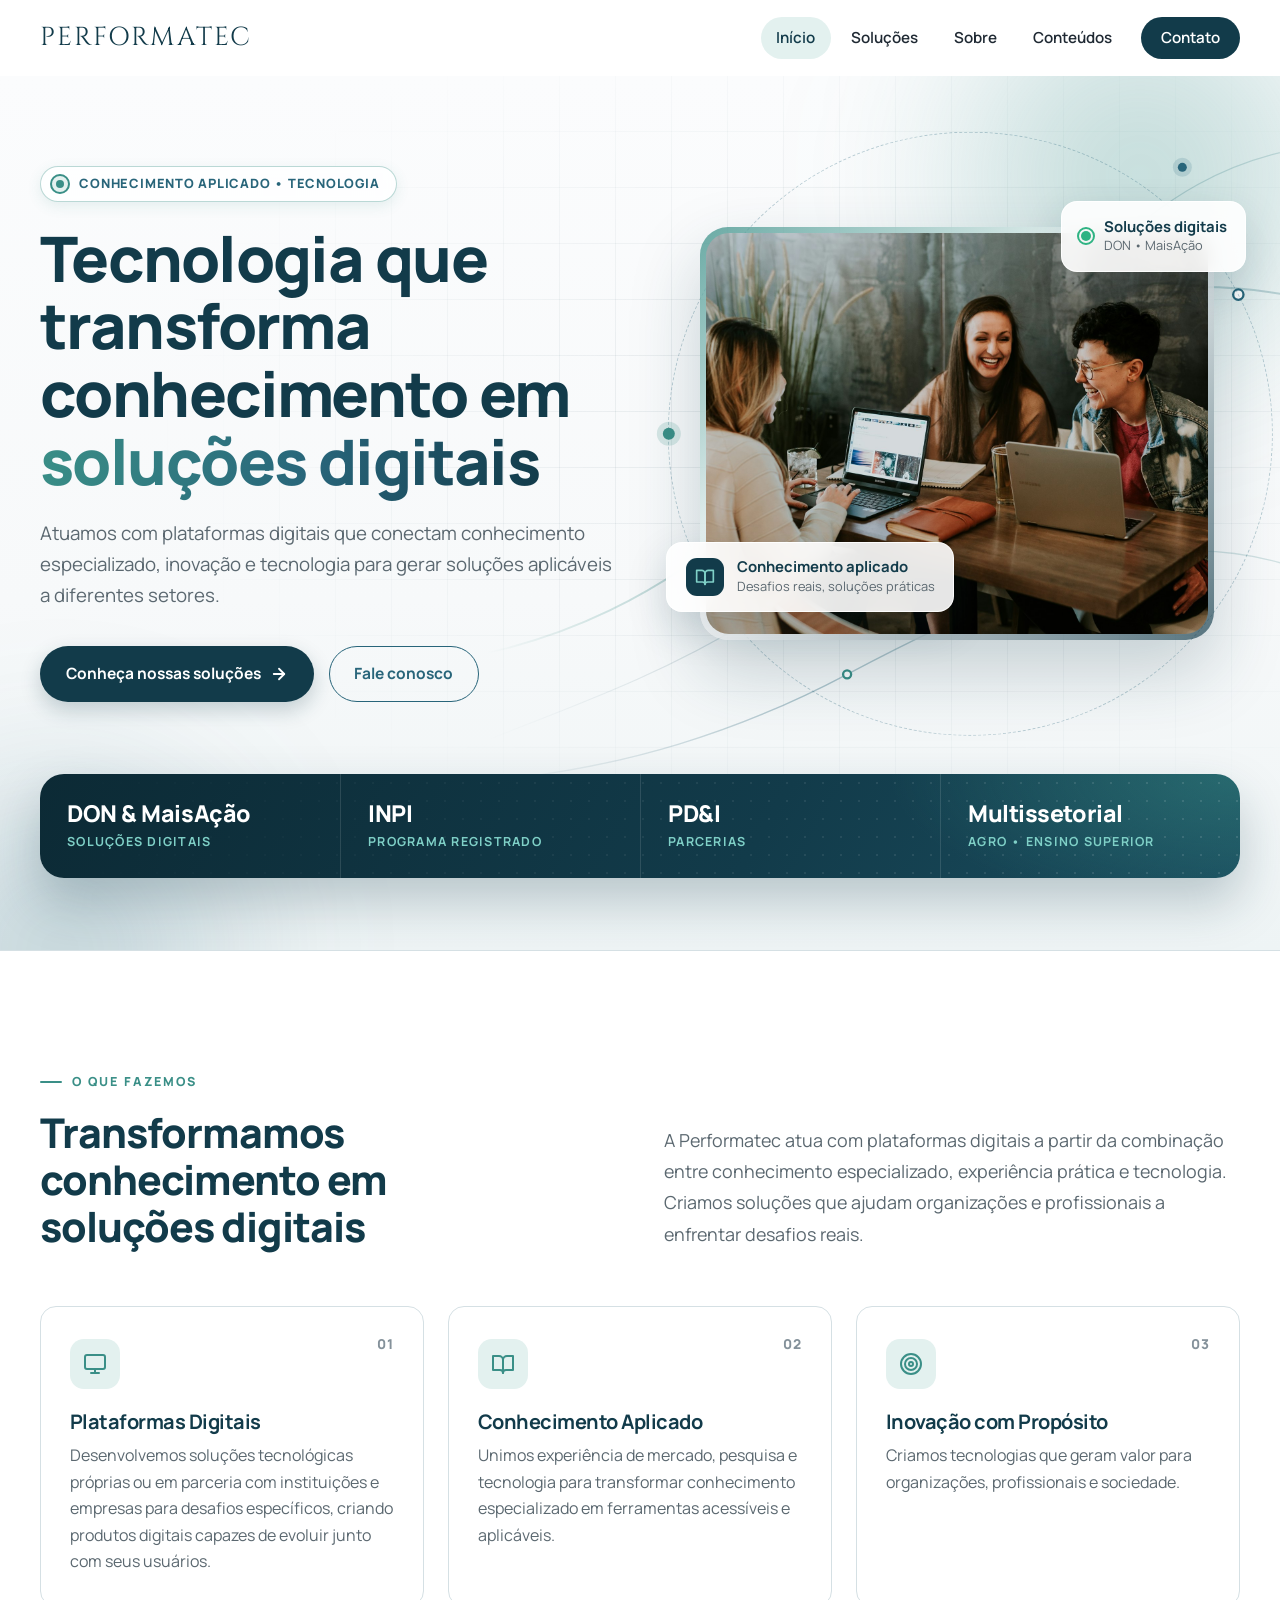
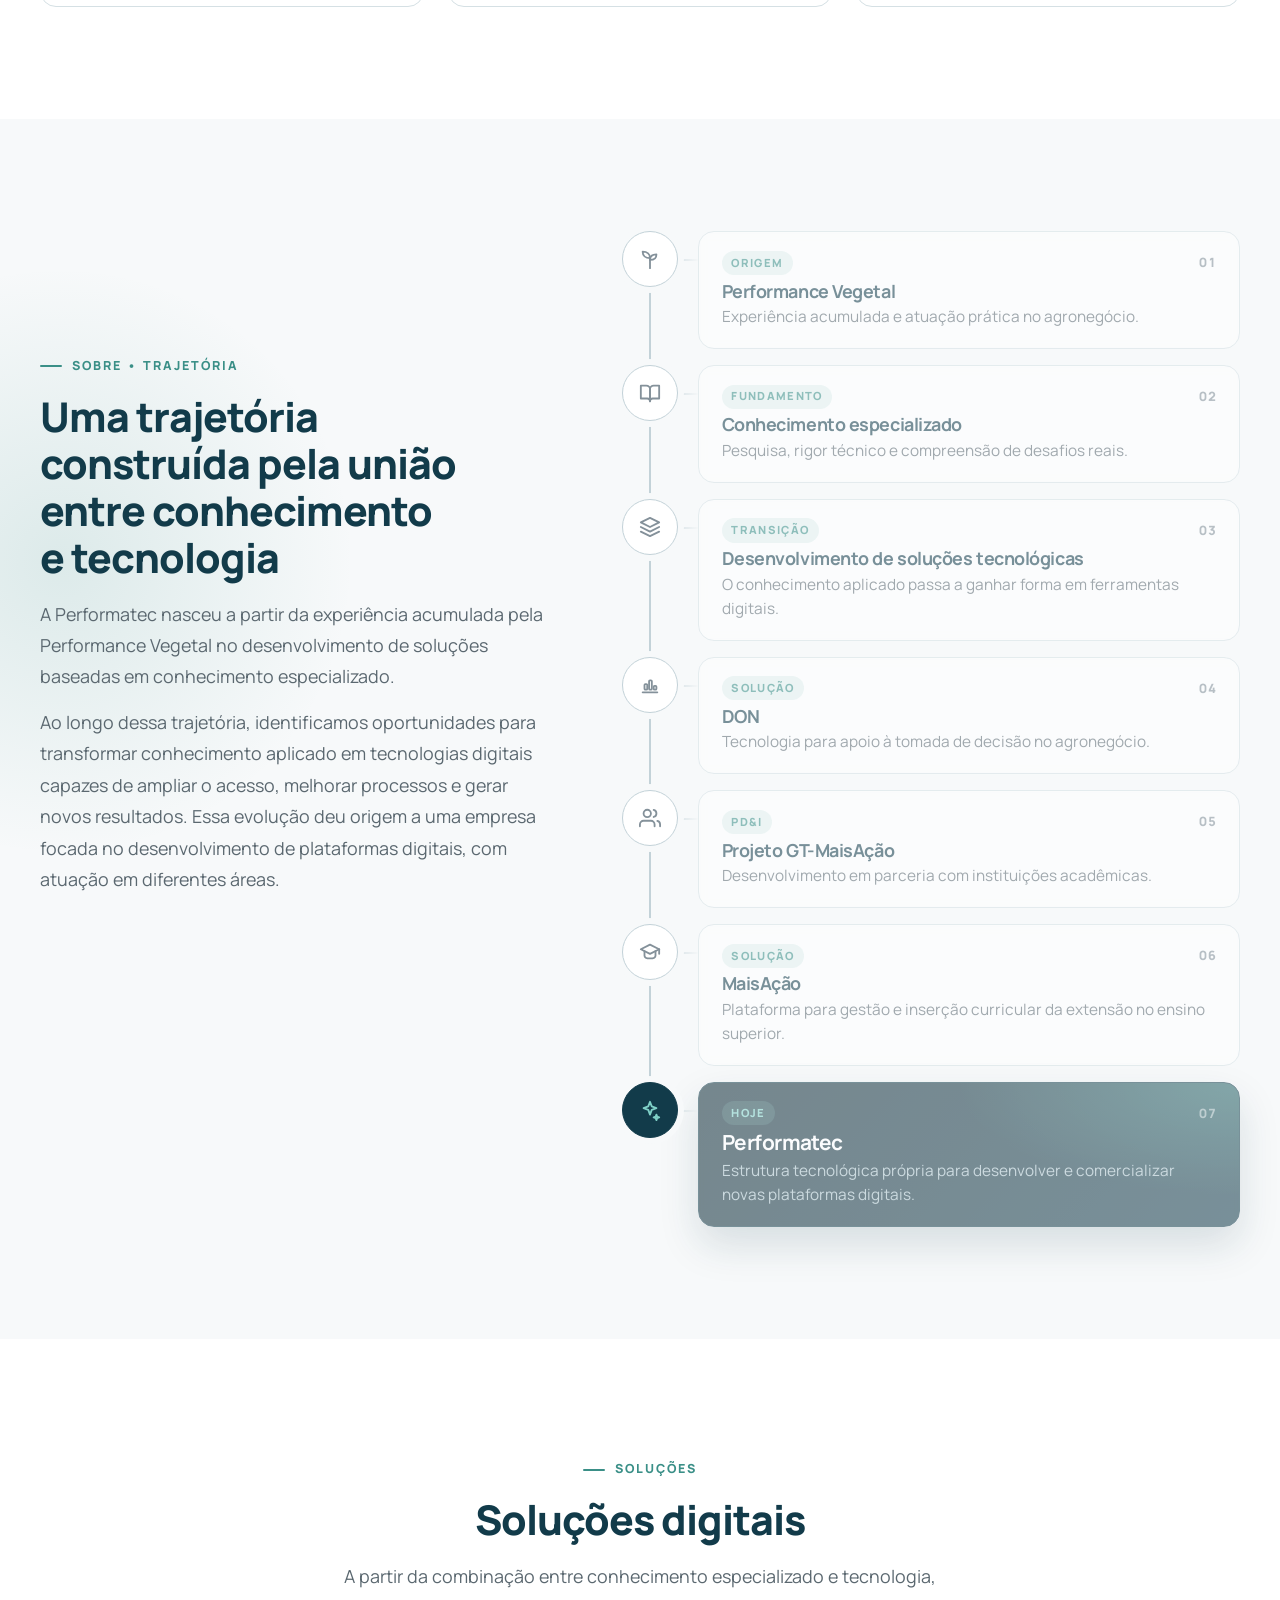
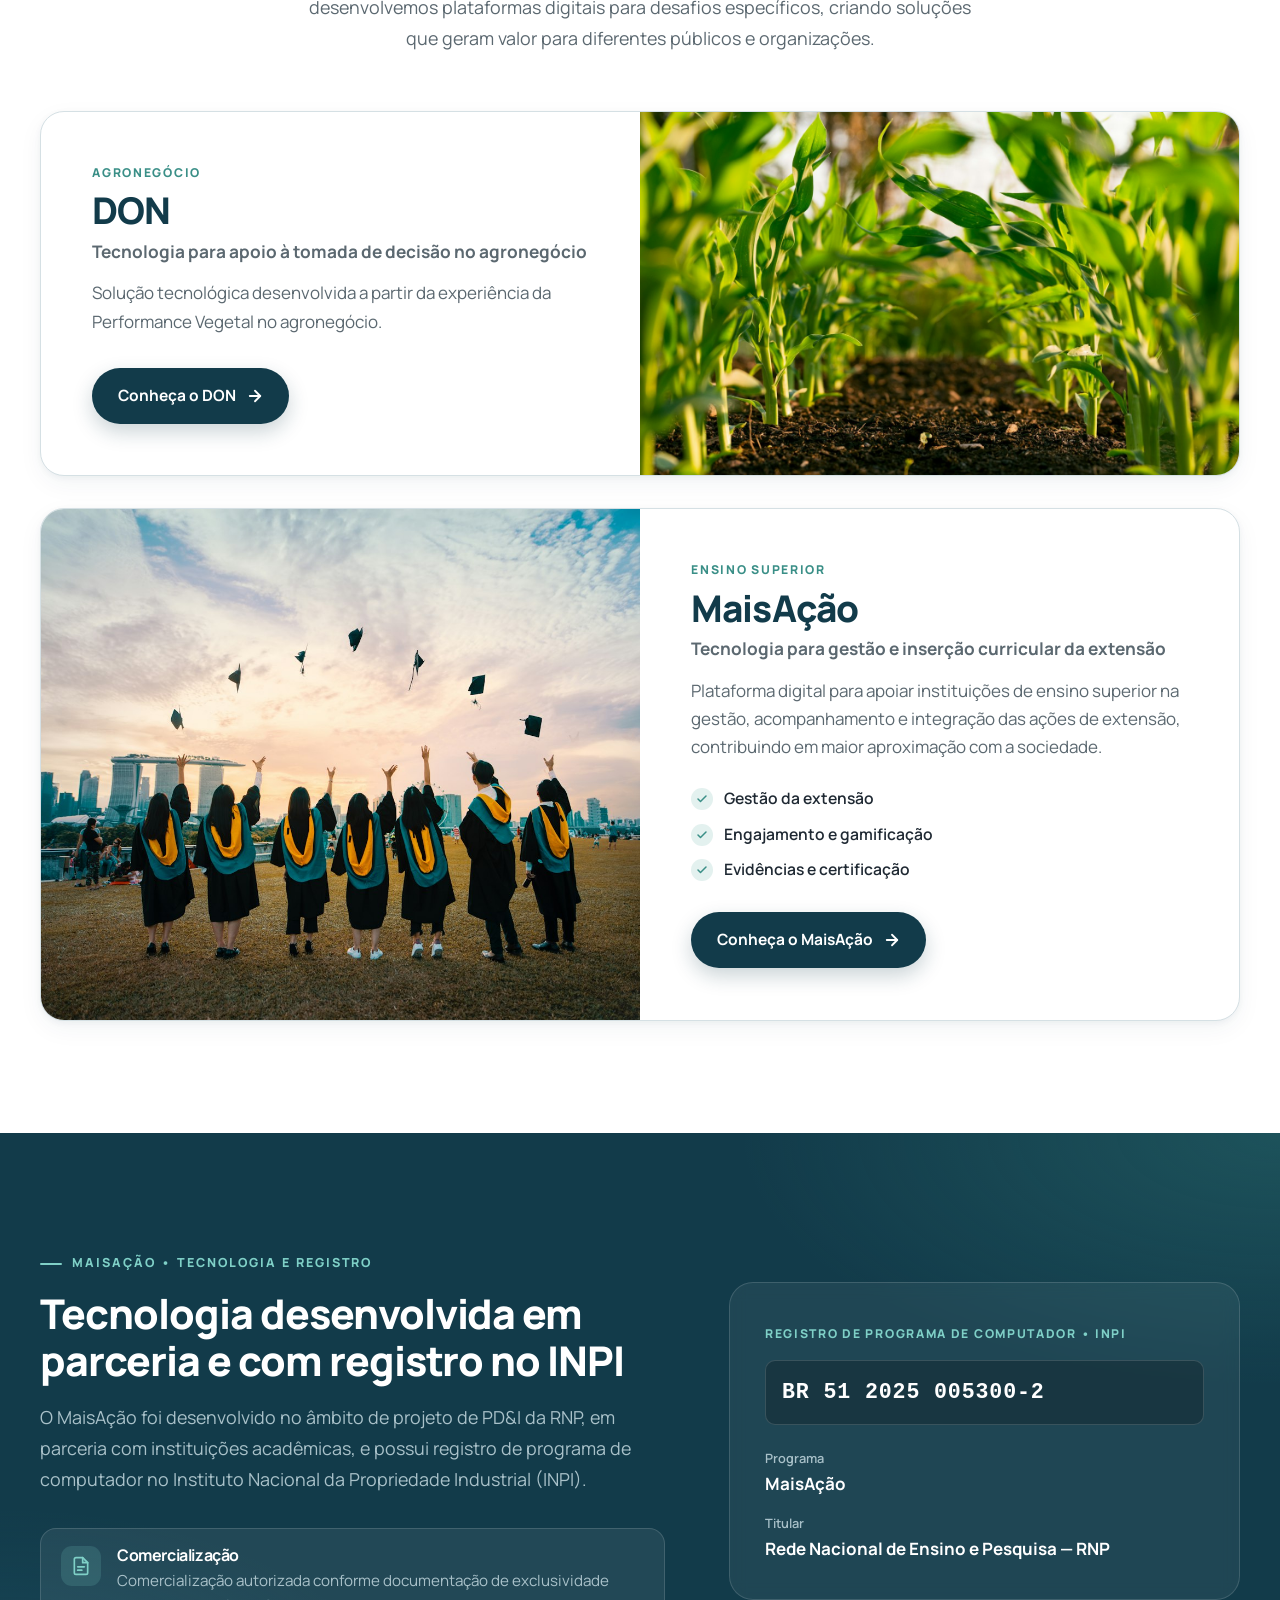
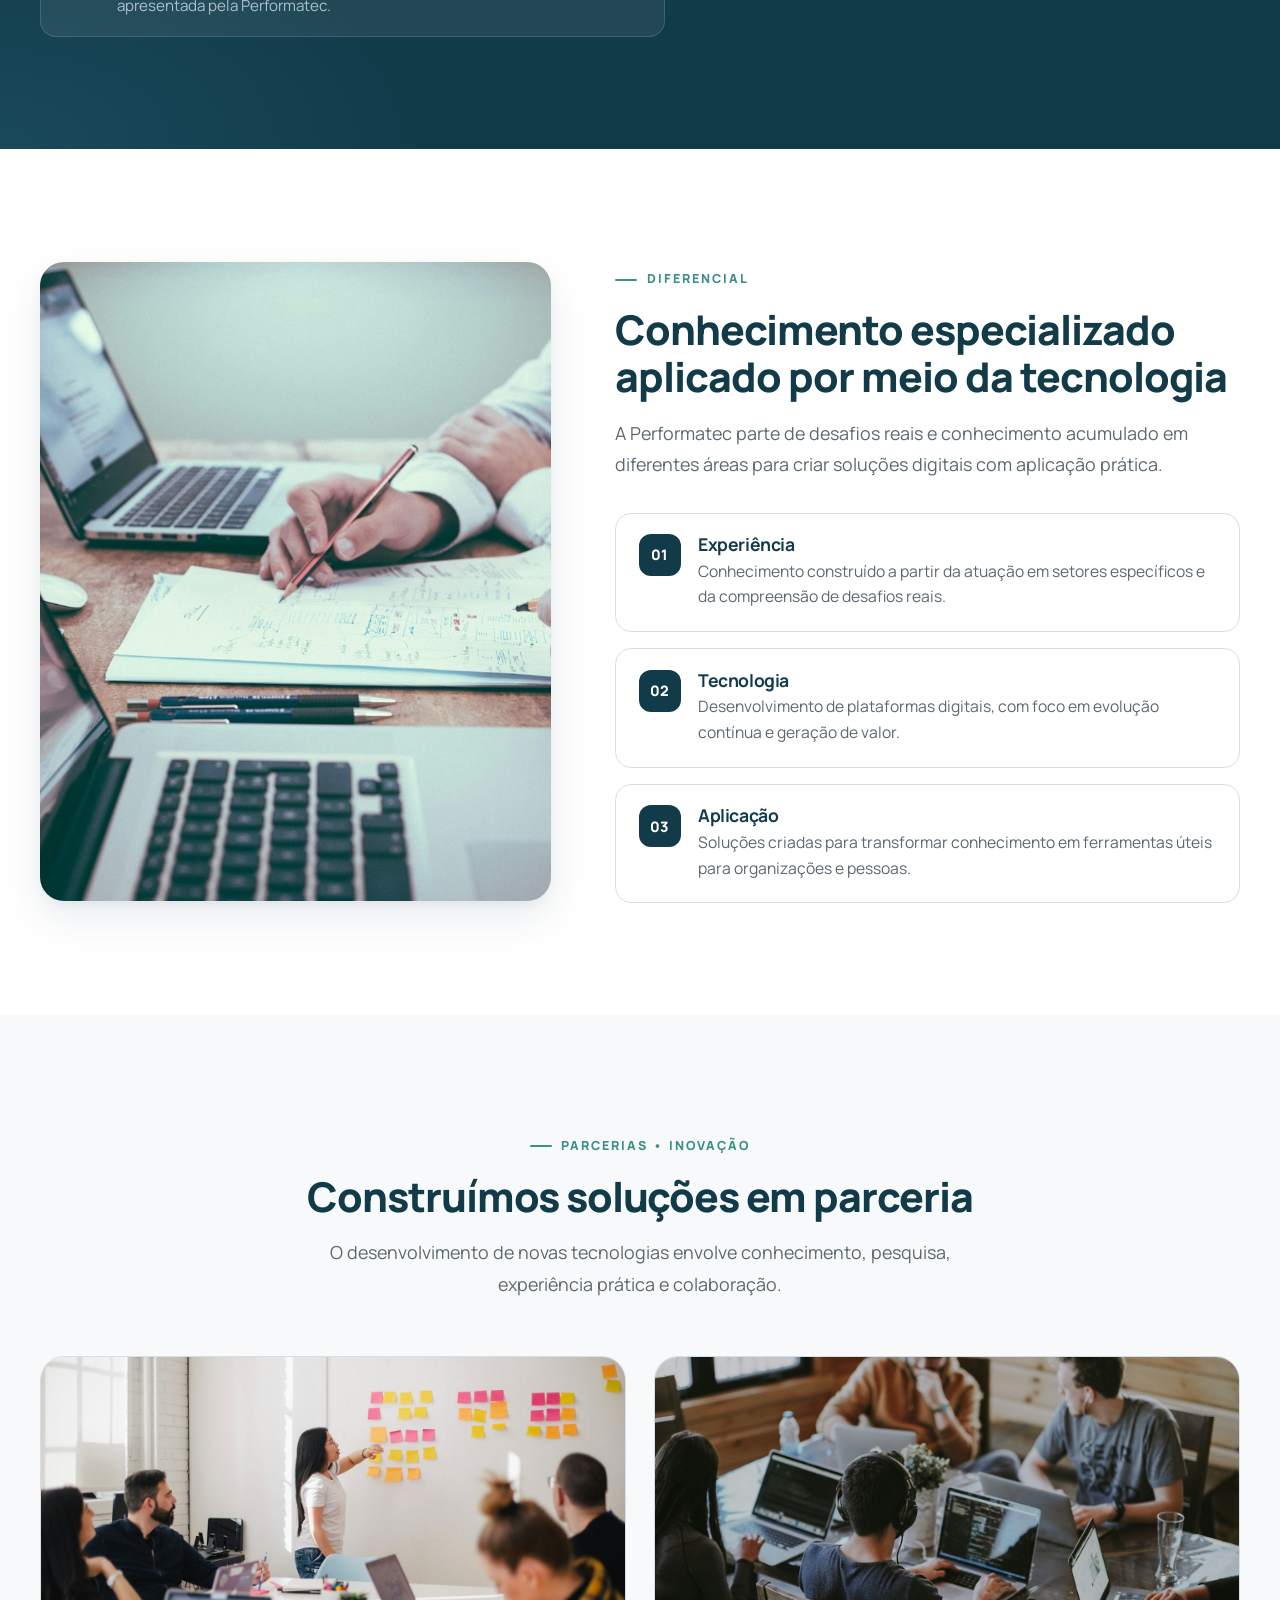
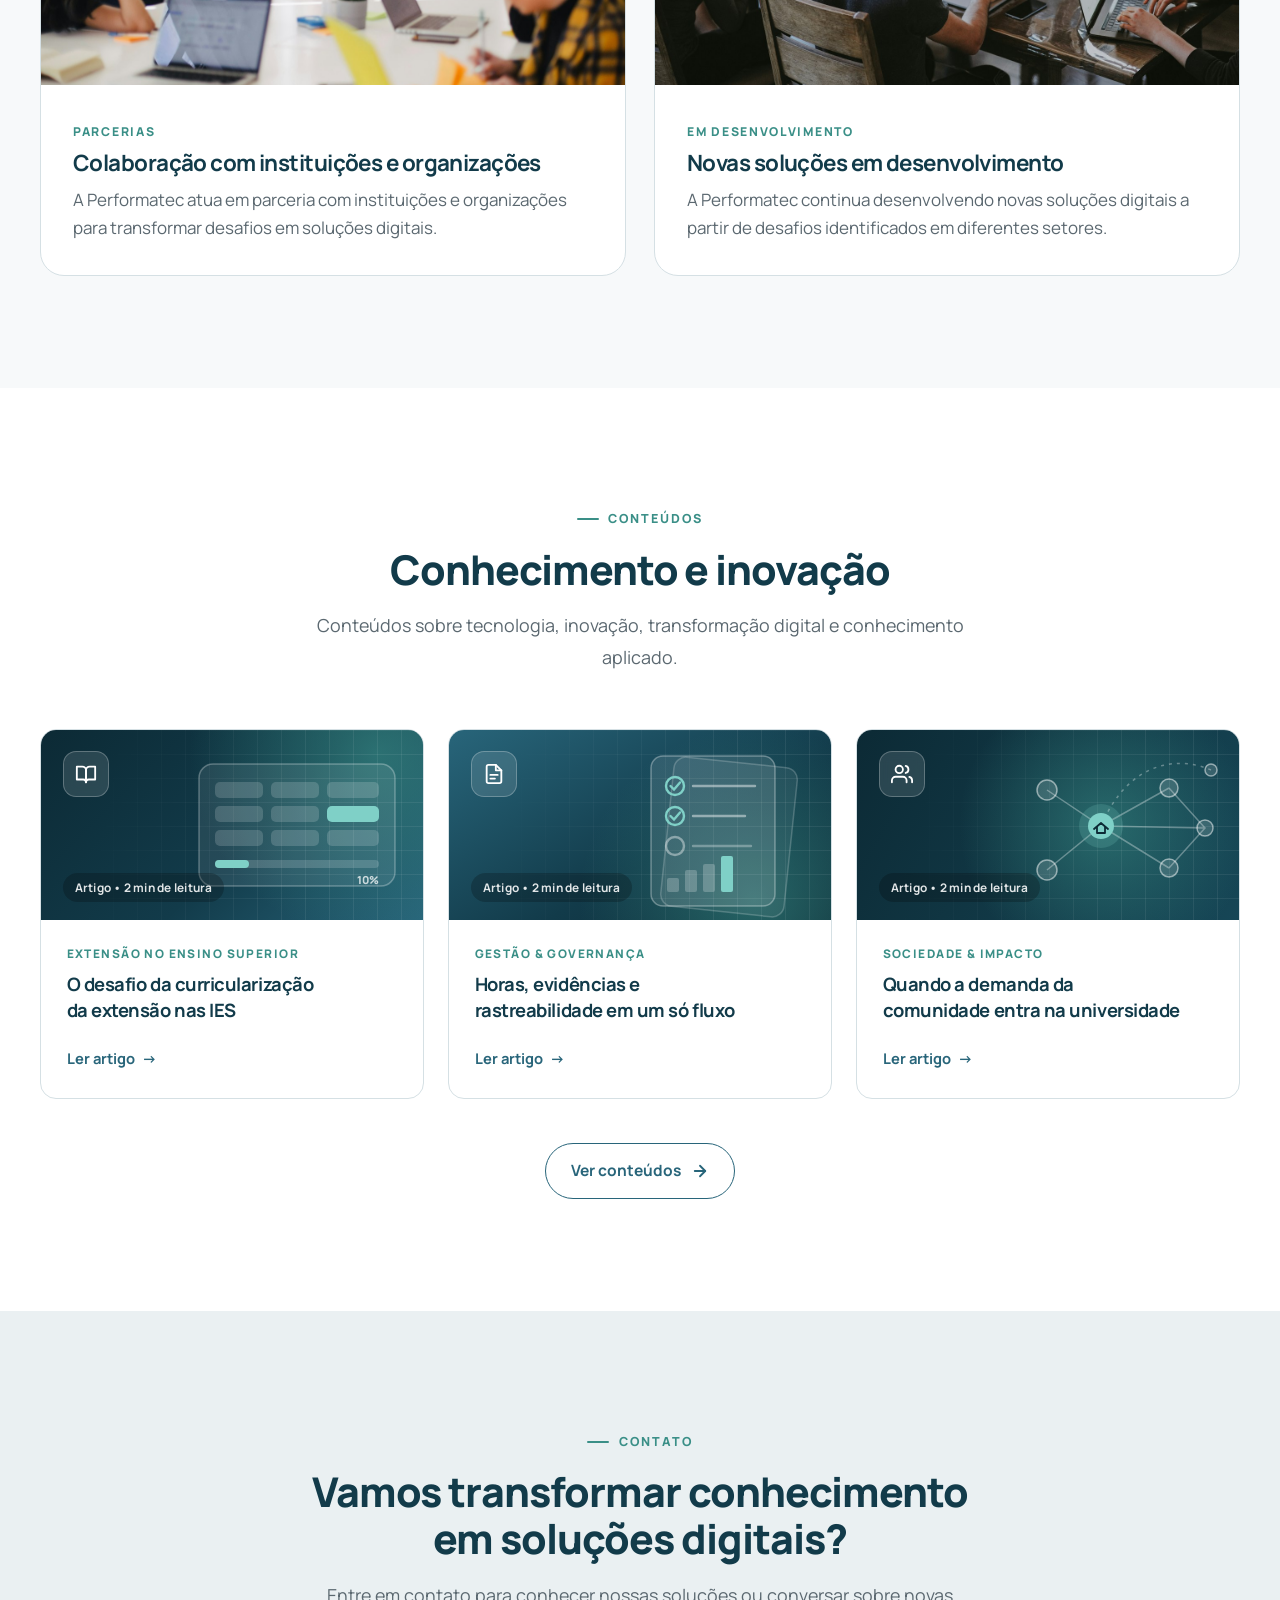
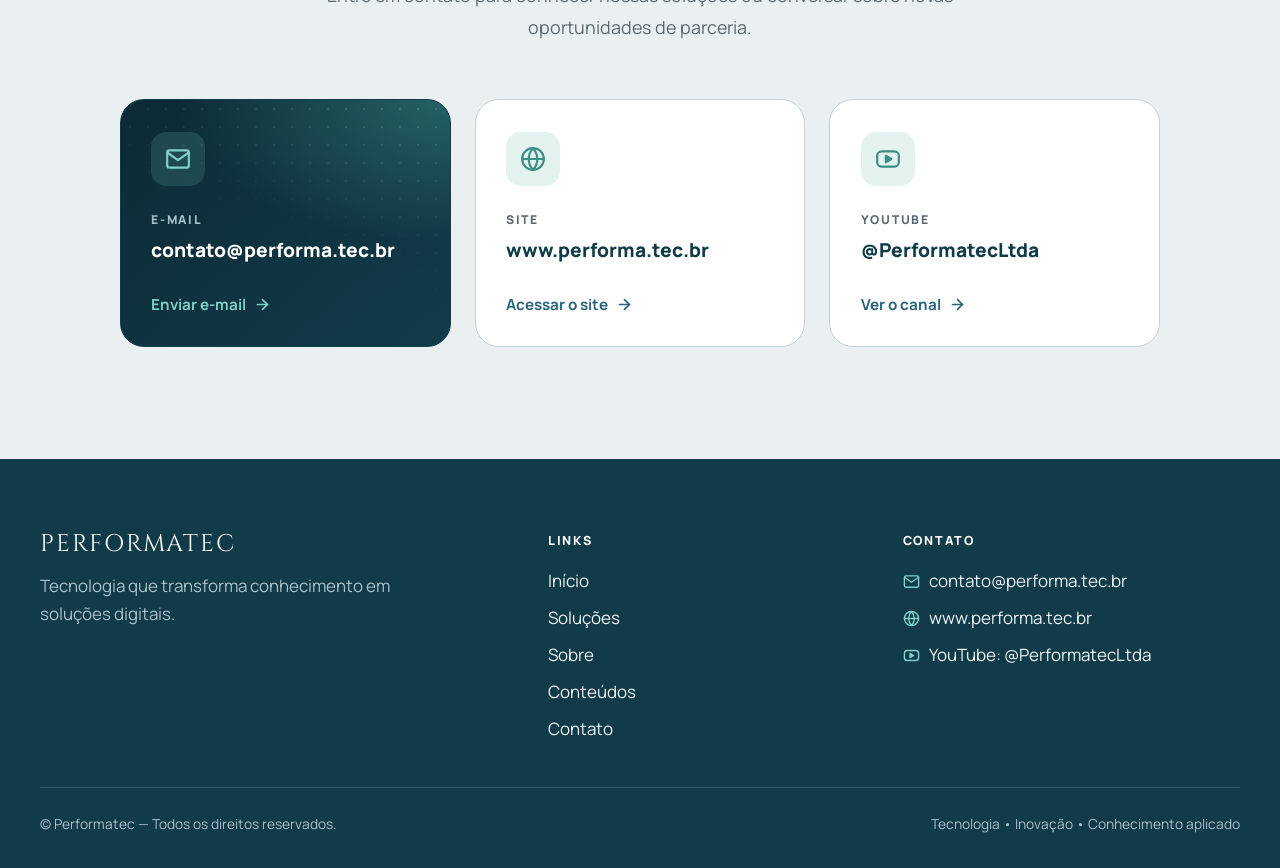
<file: index.html>
<!DOCTYPE html>
<html lang="pt-BR">
  <head>
    <meta charset="utf-8" />
    <meta name="viewport" content="width=device-width, initial-scale=1" />
    <title>Performatec | Tecnologia que transforma conhecimento em soluções digitais</title>
    <meta name="description" content="A Performatec atua com plataformas digitais, transformando conhecimento especializado em soluções tecnológicas para diferentes setores." />
    <link rel="canonical" href="https://performa.tec.br/" />
    <link rel="icon" href="assets/img/favicon.svg" type="image/svg+xml" />
    <meta name="theme-color" content="#123B4A" />
    <meta property="og:type" content="website" />
    <meta property="og:locale" content="pt_BR" />
    <meta property="og:url" content="https://performa.tec.br/" />
    <meta property="og:title" content="Performatec | Tecnologia que transforma conhecimento em soluções digitais" />
    <meta property="og:description" content="A Performatec atua com plataformas digitais, transformando conhecimento especializado em soluções tecnológicas para diferentes setores." />
    <meta property="og:image" content="https://performa.tec.br/assets/img/hero-colaboracao.jpg" />
    <link rel="preconnect" href="https://fonts.googleapis.com" />
    <link rel="preconnect" href="https://fonts.gstatic.com" crossorigin />
    <link href="https://fonts.googleapis.com/css2?family=Cinzel:wght@700&amp;family=Manrope:wght@400;500;600;700;800&amp;display=swap" rel="stylesheet" />
    <link rel="stylesheet" href="assets/css/site.css" />
    <script>document.documentElement.classList.add("js");</script>
  </head>
  <body>
    <a class="skip" href="#conteudo">Ir para o conteúdo</a>

    <header class="site-header">
      <div class="wrap nav">
        <a class="mark" href="index.html" aria-label="Performatec — página inicial">PERFORMATEC</a>
        <button class="nav-toggle" type="button" aria-label="Abrir menu" aria-expanded="false"><span></span></button>
        <ul class="nav-links">
          <li><a href="#inicio" data-spy="inicio" aria-current="page">Início</a></li>
          <li><a href="#solucoes" data-spy="solucoes">Soluções</a></li>
          <li><a href="#sobre" data-spy="sobre">Sobre</a></li>
          <li><a href="conteudos.html">Conteúdos</a></li>
          <li><a class="nav-cta" href="contato.html">Contato</a></li>
        </ul>
      </div>
    </header>

    <main id="conteudo">
      <!-- BLOCO 1 — HERO -->
      <section class="hero" id="inicio">
        <div class="hero-bg" aria-hidden="true">
          <div class="hero-gridlines"></div>
          <span class="orb orb-1"></span>
          <span class="orb orb-2"></span>
          <svg class="teia" viewBox="0 0 1440 760" preserveAspectRatio="xMidYMid slice">
            <defs>
              <linearGradient id="tg1" x1="0" y1="0" x2="1" y2="0">
                <stop offset="0" stop-color="#3A8F87" stop-opacity="0" />
                <stop offset="0.45" stop-color="#3A8F87" stop-opacity="0.55" />
                <stop offset="1" stop-color="#28657A" stop-opacity="0.15" />
              </linearGradient>
              <linearGradient id="tg2" x1="0" y1="0" x2="1" y2="0">
                <stop offset="0" stop-color="#123B4A" stop-opacity="0" />
                <stop offset="0.6" stop-color="#28657A" stop-opacity="0.35" />
                <stop offset="1" stop-color="#3A8F87" stop-opacity="0.1" />
              </linearGradient>
            </defs>
            <g fill="none" stroke-linecap="round">
              <path d="M-40 560 C 260 420, 520 640, 820 380 S 1240 160, 1500 260" stroke="url(#tg1)" stroke-width="1.6" />
              <path d="M-40 640 C 300 560, 560 700, 900 520 S 1260 420, 1500 520" stroke="url(#tg2)" stroke-width="1.2" />
              <path d="M300 760 C 520 520, 780 600, 1000 300 S 1300 80, 1480 40" stroke="url(#tg2)" stroke-width="1" />
              <path class="flow" d="M-40 560 C 260 420, 520 640, 820 380 S 1240 160, 1500 260" stroke="#3A8F87" stroke-width="2" />
              <path class="flow flow-2" d="M300 760 C 520 520, 780 600, 1000 300 S 1300 80, 1480 40" stroke="#28657A" stroke-width="1.6" />
            </g>
            <g class="nodes">
              <circle cx="820" cy="380" r="5" />
              <circle cx="1000" cy="300" r="4" />
              <circle cx="560" cy="530" r="3.5" />
              <circle cx="1240" cy="190" r="4.5" />
              <circle cx="900" cy="520" r="3.5" />
            </g>
          </svg>
        </div>
        <div class="wrap">
          <div class="hero-grid">
            <div>
              <span class="hero-tag"><i></i>Conhecimento aplicado &bull; Tecnologia</span>
              <h1>Tecnologia que transforma conhecimento em <span class="grad-text">soluções digitais</span></h1>
              <p class="hero-desc">
                Atuamos com plataformas digitais que conectam conhecimento especializado, inovação e tecnologia para gerar soluções aplicáveis a diferentes setores.
              </p>
              <div class="actions">
                <a class="btn btn-primary" href="#solucoes"><span>Conheça nossas soluções</span><svg viewBox="0 0 24 24" fill="none" stroke="currentColor" stroke-width="2.4" stroke-linecap="round" stroke-linejoin="round" aria-hidden="true"><line x1="5" y1="12" x2="19" y2="12"/><polyline points="12 5 19 12 12 19"/></svg></a>
                <a class="btn btn-outline" href="#contato">Fale conosco</a>
              </div>
            </div>
            <div class="hero-visual">
              <span class="orbit" aria-hidden="true"><i></i><i></i></span>
              <div class="hero-frame">
                <img src="assets/img/hero-colaboracao.jpg" width="1800" height="1200" alt="Profissionais conversando e trabalhando juntos em torno de notebooks." />
              </div>
              <div class="float-card fc-2">
                <span class="live"></span>
                <span><strong>Soluções digitais</strong><small>DON &bull; MaisAção</small></span>
              </div>
              <div class="float-card fc-1">
                <span class="ico"><svg viewBox="0 0 24 24" fill="none" stroke="currentColor" stroke-width="2" stroke-linecap="round" stroke-linejoin="round" aria-hidden="true"><path d="M2 4h6a4 4 0 0 1 4 4v13a3 3 0 0 0-3-3H2z"/><path d="M22 4h-6a4 4 0 0 0-4 4v13a3 3 0 0 1 3-3h7z"/></svg></span>
                <span><strong>Conhecimento aplicado</strong><small>Desafios reais, soluções práticas</small></span>
              </div>
            </div>
          </div>

          <div class="stats reveal">
            <div class="stat"><b>DON &amp; MaisAção</b><span>Soluções digitais</span></div>
            <div class="stat"><b>INPI</b><span>Programa registrado</span></div>
            <div class="stat"><b>PD&amp;I</b><span>Parcerias</span></div>
            <div class="stat"><b>Multissetorial</b><span>Agro &bull; Ensino superior</span></div>
          </div>
        </div>
      </section>
      <!-- BLOCO 2 — O QUE FAZEMOS -->
      <section class="band band-white" id="fazemos">
        <div class="wrap">
          <div class="section-head split reveal">
            <div>
              <p class="eyebrow">O que fazemos</p>
              <h2>Transformamos conhecimento em soluções digitais</h2>
            </div>
            <p class="lede">
              A Performatec atua com plataformas digitais a partir da combinação entre conhecimento especializado, experiência prática e tecnologia. Criamos soluções que ajudam organizações e profissionais a enfrentar desafios reais.
            </p>
          </div>
          <div class="grid-3">
            <article class="card reveal">
              <span class="card-num">01</span>
              <span class="icon-badge"><svg viewBox="0 0 24 24" fill="none" stroke="currentColor" stroke-width="2" stroke-linecap="round" stroke-linejoin="round" aria-hidden="true"><rect x="2" y="3" width="20" height="14" rx="2"/><line x1="8" y1="21" x2="16" y2="21"/><line x1="12" y1="17" x2="12" y2="21"/></svg></span>
              <h3>Plataformas Digitais</h3>
              <p>Desenvolvemos soluções tecnológicas próprias ou em parceria com instituições e empresas para desafios específicos, criando produtos digitais capazes de evoluir junto com seus usuários.</p>
            </article>
            <article class="card reveal">
              <span class="card-num">02</span>
              <span class="icon-badge"><svg viewBox="0 0 24 24" fill="none" stroke="currentColor" stroke-width="2" stroke-linecap="round" stroke-linejoin="round" aria-hidden="true"><path d="M2 4h6a4 4 0 0 1 4 4v13a3 3 0 0 0-3-3H2z"/><path d="M22 4h-6a4 4 0 0 0-4 4v13a3 3 0 0 1 3-3h7z"/></svg></span>
              <h3>Conhecimento Aplicado</h3>
              <p>Unimos experiência de mercado, pesquisa e tecnologia para transformar conhecimento especializado em ferramentas acessíveis e aplicáveis.</p>
            </article>
            <article class="card reveal">
              <span class="card-num">03</span>
              <span class="icon-badge"><svg viewBox="0 0 24 24" fill="none" stroke="currentColor" stroke-width="2" stroke-linecap="round" stroke-linejoin="round" aria-hidden="true"><circle cx="12" cy="12" r="10"/><circle cx="12" cy="12" r="6"/><circle cx="12" cy="12" r="2"/></svg></span>
              <h3>Inovação com Propósito</h3>
              <p>Criamos tecnologias que geram valor para organizações, profissionais e sociedade.</p>
            </article>
          </div>
        </div>
      </section>

      <!-- BLOCO 3 — TRAJETÓRIA -->
      <section class="band band-soft journey-band" id="sobre">
        <div class="wrap journey">
          <div class="journey-intro reveal">
            <p class="eyebrow">Sobre &bull; Trajetória</p>
            <h2>Uma trajetória construída pela união entre conhecimento e tecnologia</h2>
            <p class="lede">
              A Performatec nasceu a partir da experiência acumulada pela Performance Vegetal no desenvolvimento de soluções baseadas em conhecimento especializado.
            </p>
            <p class="lede">
              Ao longo dessa trajetória, identificamos oportunidades para transformar conhecimento aplicado em tecnologias digitais capazes de ampliar o acesso, melhorar processos e gerar novos resultados. Essa evolução deu origem a uma empresa focada no desenvolvimento de plataformas digitais, com atuação em diferentes áreas.
            </p>
          </div>
          <ol class="journey-track">
            <li class="j-step">
              <span class="j-node"><svg viewBox="0 0 24 24" fill="none" stroke="currentColor" stroke-width="2" stroke-linecap="round" stroke-linejoin="round" aria-hidden="true"><path d="M12 22V11"/><path d="M12 11C12 7 9 4 4 4c0 4 3 7 8 7z"/><path d="M12 13c0-3.5 2.5-6 7-6 0 3.5-2.5 6-7 6z"/></svg></span>
              <div class="j-card">
                <div class="j-meta"><span class="j-tag">Origem</span><span class="j-num">01</span></div>
                <h3>Performance Vegetal</h3>
                <p>Experiência acumulada e atuação prática no agronegócio.</p>
              </div>
            </li>
            <li class="j-step">
              <span class="j-node"><svg viewBox="0 0 24 24" fill="none" stroke="currentColor" stroke-width="2" stroke-linecap="round" stroke-linejoin="round" aria-hidden="true"><path d="M2 4h6a4 4 0 0 1 4 4v13a3 3 0 0 0-3-3H2z"/><path d="M22 4h-6a4 4 0 0 0-4 4v13a3 3 0 0 1 3-3h7z"/></svg></span>
              <div class="j-card">
                <div class="j-meta"><span class="j-tag">Fundamento</span><span class="j-num">02</span></div>
                <h3>Conhecimento especializado</h3>
                <p>Pesquisa, rigor técnico e compreensão de desafios reais.</p>
              </div>
            </li>
            <li class="j-step">
              <span class="j-node"><svg viewBox="0 0 24 24" fill="none" stroke="currentColor" stroke-width="2" stroke-linecap="round" stroke-linejoin="round" aria-hidden="true"><polygon points="12 2 2 7 12 12 22 7 12 2"/><polyline points="2 17 12 22 22 17"/><polyline points="2 12 12 17 22 12"/></svg></span>
              <div class="j-card">
                <div class="j-meta"><span class="j-tag">Transição</span><span class="j-num">03</span></div>
                <h3>Desenvolvimento de soluções tecnológicas</h3>
                <p>O conhecimento aplicado passa a ganhar forma em ferramentas digitais.</p>
              </div>
            </li>
            <li class="j-step">
              <span class="j-node"><svg viewBox="0 0 24 24" fill="none" stroke="currentColor" stroke-width="2" stroke-linecap="round" stroke-linejoin="round" aria-hidden="true"><line x1="4" y1="20" x2="20" y2="20"/><rect x="6" y="11" width="3" height="6" rx="1"/><rect x="11" y="7" width="3" height="10" rx="1"/><rect x="16" y="13" width="3" height="4" rx="1"/></svg></span>
              <div class="j-card">
                <div class="j-meta"><span class="j-tag">Solução</span><span class="j-num">04</span></div>
                <h3>DON</h3>
                <p>Tecnologia para apoio à tomada de decisão no agronegócio.</p>
              </div>
            </li>
            <li class="j-step">
              <span class="j-node"><svg viewBox="0 0 24 24" fill="none" stroke="currentColor" stroke-width="2" stroke-linecap="round" stroke-linejoin="round" aria-hidden="true"><path d="M17 21v-2a4 4 0 0 0-4-4H5a4 4 0 0 0-4 4v2"/><circle cx="9" cy="7" r="4"/><path d="M23 21v-2a4 4 0 0 0-3-3.87"/><path d="M16 3.13a4 4 0 0 1 0 7.75"/></svg></span>
              <div class="j-card">
                <div class="j-meta"><span class="j-tag">PD&amp;I</span><span class="j-num">05</span></div>
                <h3>Projeto GT-MaisAção</h3>
                <p>Desenvolvimento em parceria com instituições acadêmicas.</p>
              </div>
            </li>
            <li class="j-step">
              <span class="j-node"><svg viewBox="0 0 24 24" fill="none" stroke="currentColor" stroke-width="2" stroke-linecap="round" stroke-linejoin="round" aria-hidden="true"><path d="M22 9 12 4 2 9l10 5 10-5z"/><path d="M6 11v5c0 1.7 2.7 3 6 3s6-1.3 6-3v-5"/><line x1="22" y1="9" x2="22" y2="14"/></svg></span>
              <div class="j-card">
                <div class="j-meta"><span class="j-tag">Solução</span><span class="j-num">06</span></div>
                <h3>MaisAção</h3>
                <p>Plataforma para gestão e inserção curricular da extensão no ensino superior.</p>
              </div>
            </li>
            <li class="j-step is-now">
              <span class="j-node"><svg viewBox="0 0 24 24" fill="none" stroke="currentColor" stroke-width="2" stroke-linecap="round" stroke-linejoin="round" aria-hidden="true"><path d="M12 3l1.9 5.1L19 10l-5.1 1.9L12 17l-1.9-5.1L5 10l5.1-1.9z"/><path d="M19 17l.8 2.2L22 20l-2.2.8L19 23l-.8-2.2L16 20l2.2-.8z"/></svg></span>
              <div class="j-card">
                <div class="j-meta"><span class="j-tag">Hoje</span><span class="j-num">07</span></div>
                <h3>Performatec</h3>
                <p>Estrutura tecnológica própria para desenvolver e comercializar novas plataformas digitais.</p>
              </div>
            </li>
          </ol>
        </div>
      </section>

      <!-- BLOCO 4 — SOLUÇÕES -->
      <section class="band band-white" id="solucoes">
        <div class="wrap">
          <div class="section-head center reveal">
            <p class="eyebrow">Soluções</p>
            <h2>Soluções digitais</h2>
            <p class="lede">
              A partir da combinação entre conhecimento especializado e tecnologia, desenvolvemos plataformas digitais para desafios específicos, criando soluções que geram valor para diferentes públicos e organizações.
            </p>
          </div>
          <div class="solutions">
            <article class="solution reveal">
              <div class="solution-copy">
                <span class="kicker">Agronegócio</span>
                <h3>DON</h3>
                <p class="solution-sub">Tecnologia para apoio à tomada de decisão no agronegócio</p>
                <p>Solução tecnológica desenvolvida a partir da experiência da Performance Vegetal no agronegócio.</p>
                <div class="actions" style="margin-top: 1rem">
                  <a class="btn btn-primary" href="https://www.performancevegetal.com.br/" target="_blank" rel="noopener"><span>Conheça o DON</span><svg viewBox="0 0 24 24" fill="none" stroke="currentColor" stroke-width="2.4" stroke-linecap="round" stroke-linejoin="round" aria-hidden="true"><line x1="5" y1="12" x2="19" y2="12"/><polyline points="12 5 19 12 12 19"/></svg></a>
                </div>
              </div>
              <div class="solution-media">
                <img src="assets/img/don-campo.jpg" width="1400" height="933" loading="lazy" alt="Plantação de milho vista ao nível do solo." />
              </div>
            </article>

            <article class="solution reverse reveal">
              <div class="solution-copy">
                <span class="kicker">Ensino superior</span>
                <h3>MaisAção</h3>
                <p class="solution-sub">Tecnologia para gestão e inserção curricular da extensão</p>
                <p>Plataforma digital para apoiar instituições de ensino superior na gestão, acompanhamento e integração das ações de extensão, contribuindo em maior aproximação com a sociedade.</p>
                <ul class="highlights">
                  <li>Gestão da extensão</li>
                  <li>Engajamento e gamificação</li>
                  <li>Evidências e certificação</li>
                </ul>
                <div class="actions">
                  <a class="btn btn-primary" href="maisacao.html"><span>Conheça o MaisAção</span><svg viewBox="0 0 24 24" fill="none" stroke="currentColor" stroke-width="2.4" stroke-linecap="round" stroke-linejoin="round" aria-hidden="true"><line x1="5" y1="12" x2="19" y2="12"/><polyline points="12 5 19 12 12 19"/></svg></a>
                </div>
              </div>
              <div class="solution-media">
                <img src="assets/img/campus-extensao.jpg" width="1400" height="933" loading="lazy" alt="Estudantes formandos lançando seus capelos ao ar." />
              </div>
            </article>
          </div>
        </div>
      </section>

      <!-- BLOCOS 5 e 6 — REGISTRO INPI E COMERCIALIZAÇÃO -->
      <section class="band band-petrol" id="registro">
        <div class="wrap registry">
          <div class="reveal">
            <p class="eyebrow">MaisAção &bull; Tecnologia e registro</p>
            <h2>Tecnologia desenvolvida em parceria e com registro no INPI</h2>
            <p class="lede">
              O MaisAção foi desenvolvido no âmbito de projeto de PD&amp;I da RNP, em parceria com instituições acadêmicas, e possui registro de programa de computador no Instituto Nacional da Propriedade Industrial (INPI).
            </p>
            <div class="commerce">
              <span class="ico"><svg viewBox="0 0 24 24" fill="none" stroke="currentColor" stroke-width="2" stroke-linecap="round" stroke-linejoin="round" aria-hidden="true"><path d="M14 2H6a2 2 0 0 0-2 2v16a2 2 0 0 0 2 2h12a2 2 0 0 0 2-2V8z"/><polyline points="14 2 14 8 20 8"/><line x1="8" y1="13" x2="16" y2="13"/><line x1="8" y1="17" x2="13" y2="17"/></svg></span>
              <div>
                <h3>Comercialização</h3>
                <p>Comercialização autorizada conforme documentação de exclusividade apresentada pela Performatec.</p>
              </div>
            </div>
          </div>
          <aside class="registry-card reveal" aria-label="Dados do registro no INPI">
            <span class="label">Registro de programa de computador &bull; INPI</span>
            <span class="reg-num">BR 51 2025 005300-2</span>
            <dl>
              <div>
                <dt>Programa</dt>
                <dd>MaisAção</dd>
              </div>
              <div>
                <dt>Titular</dt>
                <dd>Rede Nacional de Ensino e Pesquisa — RNP</dd>
              </div>
            </dl>
          </aside>
        </div>
      </section>

      <!-- BLOCO 7 — DIFERENCIAL -->
      <section class="band band-white" id="diferencial">
        <div class="wrap diff">
          <div class="diff-media reveal">
            <img src="assets/img/conhecimento-aplicado.jpg" width="1400" height="934" loading="lazy" alt="Profissionais analisando anotações ao lado de um notebook." />
          </div>
          <div class="reveal">
            <p class="eyebrow">Diferencial</p>
            <h2>Conhecimento especializado aplicado por meio da tecnologia</h2>
            <p class="lede">A Performatec parte de desafios reais e conhecimento acumulado em diferentes áreas para criar soluções digitais com aplicação prática.</p>
            <div class="diff-list">
              <div class="diff-item">
                <span class="n">01</span>
                <div><h3>Experiência</h3><p>Conhecimento construído a partir da atuação em setores específicos e da compreensão de desafios reais.</p></div>
              </div>
              <div class="diff-item">
                <span class="n">02</span>
                <div><h3>Tecnologia</h3><p>Desenvolvimento de plataformas digitais, com foco em evolução contínua e geração de valor.</p></div>
              </div>
              <div class="diff-item">
                <span class="n">03</span>
                <div><h3>Aplicação</h3><p>Soluções criadas para transformar conhecimento em ferramentas úteis para organizações e pessoas.</p></div>
              </div>
            </div>
          </div>
        </div>
      </section>

      <!-- BLOCOS 8 e 9 — PARCERIAS E NOVAS SOLUÇÕES -->
      <section class="band band-soft" id="parcerias">
        <div class="wrap">
          <div class="section-head center reveal">
            <p class="eyebrow">Parcerias &bull; Inovação</p>
            <h2>Construímos soluções em parceria</h2>
            <p class="lede">O desenvolvimento de novas tecnologias envolve conhecimento, pesquisa, experiência prática e colaboração.</p>
          </div>
          <div class="grid-2">
            <article class="feature reveal">
              <div class="feature-img"><img src="assets/img/parceria-mesa.jpg" width="1400" height="933" loading="lazy" alt="Equipe reunida em sala de trabalho diante de um quadro com notas adesivas." /></div>
              <div class="feature-body">
                <span class="kicker">Parcerias</span>
                <h3>Colaboração com instituições e organizações</h3>
                <p>A Performatec atua em parceria com instituições e organizações para transformar desafios em soluções digitais.</p>
              </div>
            </article>
            <article class="feature reveal">
              <div class="feature-img"><img src="assets/img/laboratorio-desenvolvimento.jpg" width="1400" height="934" loading="lazy" alt="Equipe trabalhando em notebooks em ambiente de desenvolvimento." /></div>
              <div class="feature-body">
                <span class="kicker">Em desenvolvimento</span>
                <h3>Novas soluções em desenvolvimento</h3>
                <p>A Performatec continua desenvolvendo novas soluções digitais a partir de desafios identificados em diferentes setores.</p>
              </div>
            </article>
          </div>
        </div>
      </section>

      <!-- BLOCO 10 — CONTEÚDOS -->
      <section class="band band-white" id="conteudos">
        <div class="wrap">
          <div class="section-head center reveal">
            <p class="eyebrow">Conteúdos</p>
            <h2>Conhecimento e inovação</h2>
            <p class="lede">Conteúdos sobre tecnologia, inovação, transformação digital e conhecimento aplicado.</p>
          </div>
          <div class="grid-3">
            <a class="article-card reveal" href="artigos/curricularizacao-da-extensao.html">
              <div class="article-cover c1">
                <svg class="cover-art" viewBox="0 0 400 190" preserveAspectRatio="xMaxYMid slice" aria-hidden="true">
      <g transform="translate(176 34)">
        <rect x="0" y="0" width="196" height="122" rx="14" fill="rgba(255,255,255,0.08)" stroke="rgba(255,255,255,0.28)" stroke-width="1.5"/>
        <g fill="rgba(255,255,255,0.16)">
          <rect x="16" y="18" width="48" height="16" rx="5"/><rect x="72" y="18" width="48" height="16" rx="5"/><rect x="128" y="18" width="52" height="16" rx="5"/>
          <rect x="16" y="42" width="48" height="16" rx="5"/><rect x="72" y="42" width="48" height="16" rx="5"/>
          <rect x="16" y="66" width="48" height="16" rx="5"/><rect x="128" y="66" width="52" height="16" rx="5"/>
          <rect x="72" y="66" width="48" height="16" rx="5"/>
        </g>
        <rect x="128" y="42" width="52" height="16" rx="5" fill="#7FD0C7"/>
        <rect x="16" y="96" width="164" height="8" rx="4" fill="rgba(255,255,255,0.16)"/>
        <rect x="16" y="96" width="34" height="8" rx="4" fill="#7FD0C7"/>
        <text x="180" y="122" text-anchor="end" font-family="Manrope, sans-serif" font-size="11" font-weight="800" fill="rgba(255,255,255,0.75)" dy="-2">10%</text>
      </g>
    </svg>
                <span class="cover-icon"><svg viewBox="0 0 24 24" fill="none" stroke="currentColor" stroke-width="2" stroke-linecap="round" stroke-linejoin="round" aria-hidden="true"><path d="M2 4h6a4 4 0 0 1 4 4v13a3 3 0 0 0-3-3H2z"/><path d="M22 4h-6a4 4 0 0 0-4 4v13a3 3 0 0 1 3-3h7z"/></svg></span>
                <span class="cover-meta">Artigo &bull; 2 min de leitura</span>
              </div>
              <div class="article-body">
                <span class="article-tag">Extensão no ensino superior</span>
                <h3>O desafio da curricularização da extensão nas IES</h3>
                <span class="text-link">Ler artigo <span aria-hidden="true">&rarr;</span></span>
              </div>
            </a>
            <a class="article-card reveal" href="artigos/gestao-de-evidencias.html">
              <div class="article-cover c2">
                <svg class="cover-art" viewBox="0 0 400 190" preserveAspectRatio="xMaxYMid slice" aria-hidden="true">
      <g transform="translate(210 22)">
        <rect x="26" y="10" width="124" height="150" rx="12" fill="rgba(255,255,255,0.06)" stroke="rgba(255,255,255,0.2)" stroke-width="1.5" transform="rotate(6 88 85)"/>
        <rect x="10" y="4" width="124" height="150" rx="12" fill="rgba(255,255,255,0.1)" stroke="rgba(255,255,255,0.32)" stroke-width="1.5"/>
        <g stroke-linecap="round" stroke-width="2.4" fill="none">
          <circle cx="34" cy="34" r="9" stroke="#7FD0C7"/><polyline points="29.5 34 33 37.5 39 30.5" stroke="#7FD0C7"/>
          <line x1="52" y1="34" x2="114" y2="34" stroke="rgba(255,255,255,0.45)"/>
          <circle cx="34" cy="64" r="9" stroke="#7FD0C7"/><polyline points="29.5 64 33 67.5 39 60.5" stroke="#7FD0C7"/>
          <line x1="52" y1="64" x2="104" y2="64" stroke="rgba(255,255,255,0.45)"/>
          <circle cx="34" cy="94" r="9" stroke="rgba(255,255,255,0.4)"/>
          <line x1="52" y1="94" x2="110" y2="94" stroke="rgba(255,255,255,0.3)"/>
        </g>
        <g fill="rgba(255,255,255,0.22)">
          <rect x="26" y="126" width="12" height="14" rx="2"/><rect x="44" y="118" width="12" height="22" rx="2"/><rect x="62" y="112" width="12" height="28" rx="2"/>
        </g>
        <rect x="80" y="104" width="12" height="36" rx="2" fill="#7FD0C7"/>
      </g>
    </svg>
                <span class="cover-icon"><svg viewBox="0 0 24 24" fill="none" stroke="currentColor" stroke-width="2" stroke-linecap="round" stroke-linejoin="round" aria-hidden="true"><path d="M14 2H6a2 2 0 0 0-2 2v16a2 2 0 0 0 2 2h12a2 2 0 0 0 2-2V8z"/><polyline points="14 2 14 8 20 8"/><line x1="8" y1="13" x2="16" y2="13"/><line x1="8" y1="17" x2="13" y2="17"/></svg></span>
                <span class="cover-meta">Artigo &bull; 2 min de leitura</span>
              </div>
              <div class="article-body">
                <span class="article-tag">Gestão &amp; governança</span>
                <h3>Horas, evidências e rastreabilidade em um só fluxo</h3>
                <span class="text-link">Ler artigo <span aria-hidden="true">&rarr;</span></span>
              </div>
            </a>
            <a class="article-card reveal" href="artigos/universidade-e-sociedade.html">
              <div class="article-cover c3">
                <svg class="cover-art" viewBox="0 0 400 190" preserveAspectRatio="xMaxYMid slice" aria-hidden="true">
      <g stroke="rgba(255,255,255,0.32)" stroke-width="1.5" fill="none">
        <path d="M208 60 L262 96 L330 58 M208 140 L262 96 L330 138 M262 96 L366 98 M330 58 L366 98 L330 138"/>
        <path d="M262 96 C 290 30, 340 26, 372 40" stroke-dasharray="3 5"/>
      </g>
      <g fill="rgba(255,255,255,0.14)" stroke="rgba(255,255,255,0.5)" stroke-width="1.5">
        <circle cx="208" cy="60" r="10"/><circle cx="208" cy="140" r="10"/><circle cx="330" cy="58" r="9"/><circle cx="330" cy="138" r="9"/><circle cx="366" cy="98" r="8"/><circle cx="372" cy="40" r="6"/>
      </g>
      <circle cx="262" cy="96" r="22" fill="rgba(127,208,199,0.18)"/>
      <circle cx="262" cy="96" r="13" fill="#7FD0C7"/>
      <path d="M255 99 l7-6 7 6 M258 97v6h8v-6" stroke="#0c2a35" stroke-width="1.8" fill="none" stroke-linecap="round" stroke-linejoin="round"/>
    </svg>
                <span class="cover-icon"><svg viewBox="0 0 24 24" fill="none" stroke="currentColor" stroke-width="2" stroke-linecap="round" stroke-linejoin="round" aria-hidden="true"><path d="M17 21v-2a4 4 0 0 0-4-4H5a4 4 0 0 0-4 4v2"/><circle cx="9" cy="7" r="4"/><path d="M23 21v-2a4 4 0 0 0-3-3.87"/><path d="M16 3.13a4 4 0 0 1 0 7.75"/></svg></span>
                <span class="cover-meta">Artigo &bull; 2 min de leitura</span>
              </div>
              <div class="article-body">
                <span class="article-tag">Sociedade &amp; impacto</span>
                <h3>Quando a demanda da comunidade entra na universidade</h3>
                <span class="text-link">Ler artigo <span aria-hidden="true">&rarr;</span></span>
              </div>
            </a>
          </div>
          <div class="center-actions">
            <a class="btn btn-outline" href="conteudos.html"><span>Ver conteúdos</span><svg viewBox="0 0 24 24" fill="none" stroke="currentColor" stroke-width="2.4" stroke-linecap="round" stroke-linejoin="round" aria-hidden="true"><line x1="5" y1="12" x2="19" y2="12"/><polyline points="12 5 19 12 12 19"/></svg></a>
          </div>
        </div>
      </section>

      <!-- BLOCO 11 — CONTATO -->
      <section class="band band-alt contact-band" id="contato">
        <div class="wrap">
          <div class="section-head center reveal">
            <p class="eyebrow">Contato</p>
            <h2>Vamos transformar conhecimento em soluções digitais?</h2>
            <p class="lede">Entre em contato para conhecer nossas soluções ou conversar sobre novas oportunidades de parceria.</p>
          </div>
          <div class="channels">
            <a class="channel channel-main reveal" href="mailto:contato@performa.tec.br">
              <span class="channel-ico"><svg viewBox="0 0 24 24" fill="none" stroke="currentColor" stroke-width="2" stroke-linecap="round" stroke-linejoin="round" aria-hidden="true"><rect x="2" y="4" width="20" height="16" rx="2"/><polyline points="22,6 12,13 2,6"/></svg></span>
              <small>E-mail</small>
              <b>contato@performa.tec.br</b>
              <span class="channel-go">Enviar e-mail <svg viewBox="0 0 24 24" fill="none" stroke="currentColor" stroke-width="2.4" stroke-linecap="round" stroke-linejoin="round" aria-hidden="true"><line x1="5" y1="12" x2="19" y2="12"/><polyline points="12 5 19 12 12 19"/></svg></span>
            </a>
            <a class="channel reveal" href="https://www.performa.tec.br">
              <span class="channel-ico"><svg viewBox="0 0 24 24" fill="none" stroke="currentColor" stroke-width="2" stroke-linecap="round" stroke-linejoin="round" aria-hidden="true"><circle cx="12" cy="12" r="10"/><line x1="2" y1="12" x2="22" y2="12"/><path d="M12 2a15.3 15.3 0 0 1 4 10 15.3 15.3 0 0 1-4 10 15.3 15.3 0 0 1-4-10 15.3 15.3 0 0 1 4-10z"/></svg></span>
              <small>Site</small>
              <b>www.performa.tec.br</b>
              <span class="channel-go">Acessar o site <svg viewBox="0 0 24 24" fill="none" stroke="currentColor" stroke-width="2.4" stroke-linecap="round" stroke-linejoin="round" aria-hidden="true"><line x1="5" y1="12" x2="19" y2="12"/><polyline points="12 5 19 12 12 19"/></svg></span>
            </a>
            <a class="channel reveal" href="https://www.youtube.com/@PerformatecLtda" target="_blank" rel="noopener">
              <span class="channel-ico"><svg viewBox="0 0 24 24" fill="none" stroke="currentColor" stroke-width="2" stroke-linecap="round" stroke-linejoin="round" aria-hidden="true"><rect x="2" y="5" width="20" height="14" rx="4"/><polygon points="10 9 15 12 10 15 10 9" fill="currentColor"/></svg></span>
              <small>YouTube</small>
              <b>@PerformatecLtda</b>
              <span class="channel-go">Ver o canal <svg viewBox="0 0 24 24" fill="none" stroke="currentColor" stroke-width="2.4" stroke-linecap="round" stroke-linejoin="round" aria-hidden="true"><line x1="5" y1="12" x2="19" y2="12"/><polyline points="12 5 19 12 12 19"/></svg></span>
            </a>
          </div>
        </div>
      </section>
    </main>

    <footer class="site-footer">
      <div class="wrap footer-grid">
        <div>
          <a class="mark" href="index.html">PERFORMATEC</a>
          <p>Tecnologia que transforma conhecimento em soluções digitais.</p>
        </div>
        <nav aria-label="Rodapé">
          <span class="footer-title">Links</span>
          <ul class="footer-list">
            <li><a href="index.html#inicio">Início</a></li>
            <li><a href="index.html#solucoes">Soluções</a></li>
            <li><a href="index.html#sobre">Sobre</a></li>
            <li><a href="conteudos.html">Conteúdos</a></li>
            <li><a href="contato.html">Contato</a></li>
          </ul>
        </nav>
        <div>
          <span class="footer-title">Contato</span>
          <ul class="footer-list footer-contact">
            <li><svg viewBox="0 0 24 24" fill="none" stroke="currentColor" stroke-width="2" stroke-linecap="round" stroke-linejoin="round" aria-hidden="true"><rect x="2" y="4" width="20" height="16" rx="2"/><polyline points="22,6 12,13 2,6"/></svg><a href="mailto:contato@performa.tec.br">contato@performa.tec.br</a></li>
            <li><svg viewBox="0 0 24 24" fill="none" stroke="currentColor" stroke-width="2" stroke-linecap="round" stroke-linejoin="round" aria-hidden="true"><circle cx="12" cy="12" r="10"/><line x1="2" y1="12" x2="22" y2="12"/><path d="M12 2a15.3 15.3 0 0 1 4 10 15.3 15.3 0 0 1-4 10 15.3 15.3 0 0 1-4-10 15.3 15.3 0 0 1 4-10z"/></svg><a href="https://www.performa.tec.br">www.performa.tec.br</a></li>
            <li><svg viewBox="0 0 24 24" fill="none" stroke="currentColor" stroke-width="2" stroke-linecap="round" stroke-linejoin="round" aria-hidden="true"><rect x="2" y="5" width="20" height="14" rx="4"/><polygon points="10 9 15 12 10 15 10 9" fill="currentColor"/></svg><a href="https://www.youtube.com/@PerformatecLtda" target="_blank" rel="noopener">YouTube: @PerformatecLtda</a></li>
          </ul>
        </div>
      </div>
      <div class="wrap legal">
        <span>&copy; Performatec — Todos os direitos reservados.</span>
        <span>Tecnologia &bull; Inovação &bull; Conhecimento aplicado</span>
      </div>
    </footer>
    <script src="assets/js/site.js"></script>
  </body>
</html>
</file>
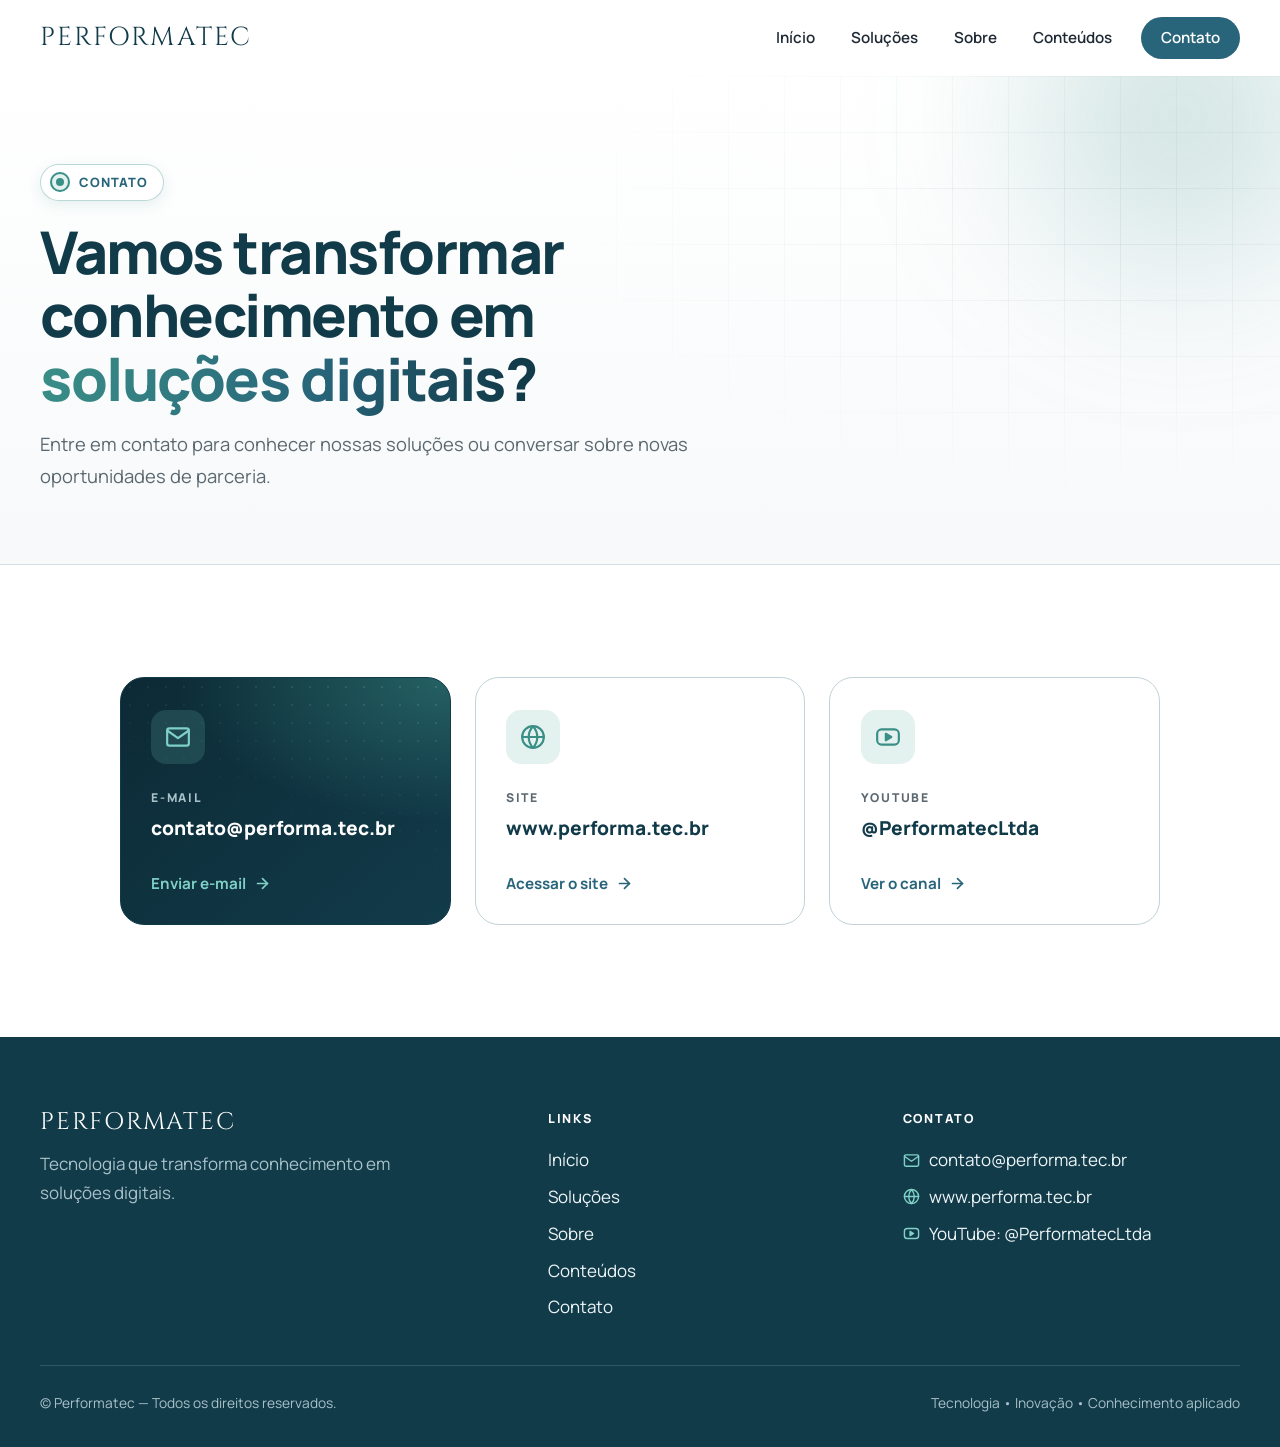
<file: contato.html>
<!DOCTYPE html>
<html lang="pt-BR">
  <head>
    <meta charset="utf-8" />
    <meta name="viewport" content="width=device-width, initial-scale=1" />
    <title>Contato | Performatec</title>
    <meta name="description" content="Entre em contato com a Performatec para conhecer nossas soluções digitais ou conversar sobre novas oportunidades de parceria." />
    <link rel="canonical" href="https://performa.tec.br/contato.html" />
    <link rel="icon" href="assets/img/favicon.svg" type="image/svg+xml" />
    <meta name="theme-color" content="#123B4A" />
    <meta property="og:type" content="website" />
    <meta property="og:locale" content="pt_BR" />
    <meta property="og:url" content="https://performa.tec.br/contato.html" />
    <meta property="og:title" content="Contato | Performatec" />
    <meta property="og:description" content="Entre em contato com a Performatec para conhecer nossas soluções digitais ou conversar sobre novas oportunidades de parceria." />
    <meta property="og:image" content="https://performa.tec.br/assets/img/hero-colaboracao.jpg" />
    <link rel="preconnect" href="https://fonts.googleapis.com" />
    <link rel="preconnect" href="https://fonts.gstatic.com" crossorigin />
    <link href="https://fonts.googleapis.com/css2?family=Cinzel:wght@700&amp;family=Manrope:wght@400;500;600;700;800&amp;display=swap" rel="stylesheet" />
    <link rel="stylesheet" href="assets/css/site.css" />
    <script>document.documentElement.classList.add("js");</script>
  </head>
  <body>
    <a class="skip" href="#conteudo">Ir para o conteúdo</a>

    <header class="site-header">
      <div class="wrap nav">
        <a class="mark" href="index.html" aria-label="Performatec — página inicial">PERFORMATEC</a>
        <button class="nav-toggle" type="button" aria-label="Abrir menu" aria-expanded="false"><span></span></button>
        <ul class="nav-links">
          <li><a href="index.html#inicio">Início</a></li>
          <li><a href="index.html#solucoes">Soluções</a></li>
          <li><a href="index.html#sobre">Sobre</a></li>
          <li><a href="conteudos.html">Conteúdos</a></li>
          <li><a class="nav-cta" href="contato.html" aria-current="page">Contato</a></li>
        </ul>
      </div>
    </header>

    <main id="conteudo">
      <section class="page-hero">
        <div class="wrap">
          <span class="hero-tag"><i></i>Contato</span>
          <h1>Vamos transformar conhecimento em <span class="accent">soluções digitais</span>?</h1>
          <p class="lede">Entre em contato para conhecer nossas soluções ou conversar sobre novas oportunidades de parceria.</p>
        </div>
      </section>
      <section class="band band-white contact-band">
        <div class="wrap">
          <div class="channels">
            <a class="channel channel-main reveal" href="mailto:contato@performa.tec.br">
              <span class="channel-ico"><svg viewBox="0 0 24 24" fill="none" stroke="currentColor" stroke-width="2" stroke-linecap="round" stroke-linejoin="round" aria-hidden="true"><rect x="2" y="4" width="20" height="16" rx="2"/><polyline points="22,6 12,13 2,6"/></svg></span>
              <small>E-mail</small>
              <b>contato@performa.tec.br</b>
              <span class="channel-go">Enviar e-mail <svg viewBox="0 0 24 24" fill="none" stroke="currentColor" stroke-width="2.4" stroke-linecap="round" stroke-linejoin="round" aria-hidden="true"><line x1="5" y1="12" x2="19" y2="12"/><polyline points="12 5 19 12 12 19"/></svg></span>
            </a>
            <a class="channel reveal" href="https://www.performa.tec.br">
              <span class="channel-ico"><svg viewBox="0 0 24 24" fill="none" stroke="currentColor" stroke-width="2" stroke-linecap="round" stroke-linejoin="round" aria-hidden="true"><circle cx="12" cy="12" r="10"/><line x1="2" y1="12" x2="22" y2="12"/><path d="M12 2a15.3 15.3 0 0 1 4 10 15.3 15.3 0 0 1-4 10 15.3 15.3 0 0 1-4-10 15.3 15.3 0 0 1 4-10z"/></svg></span>
              <small>Site</small>
              <b>www.performa.tec.br</b>
              <span class="channel-go">Acessar o site <svg viewBox="0 0 24 24" fill="none" stroke="currentColor" stroke-width="2.4" stroke-linecap="round" stroke-linejoin="round" aria-hidden="true"><line x1="5" y1="12" x2="19" y2="12"/><polyline points="12 5 19 12 12 19"/></svg></span>
            </a>
            <a class="channel reveal" href="https://www.youtube.com/@PerformatecLtda" target="_blank" rel="noopener">
              <span class="channel-ico"><svg viewBox="0 0 24 24" fill="none" stroke="currentColor" stroke-width="2" stroke-linecap="round" stroke-linejoin="round" aria-hidden="true"><rect x="2" y="5" width="20" height="14" rx="4"/><polygon points="10 9 15 12 10 15 10 9" fill="currentColor"/></svg></span>
              <small>YouTube</small>
              <b>@PerformatecLtda</b>
              <span class="channel-go">Ver o canal <svg viewBox="0 0 24 24" fill="none" stroke="currentColor" stroke-width="2.4" stroke-linecap="round" stroke-linejoin="round" aria-hidden="true"><line x1="5" y1="12" x2="19" y2="12"/><polyline points="12 5 19 12 12 19"/></svg></span>
            </a>
          </div>
        </div>
      </section>
    </main>

    <footer class="site-footer">
      <div class="wrap footer-grid">
        <div>
          <a class="mark" href="index.html">PERFORMATEC</a>
          <p>Tecnologia que transforma conhecimento em soluções digitais.</p>
        </div>
        <nav aria-label="Rodapé">
          <span class="footer-title">Links</span>
          <ul class="footer-list">
            <li><a href="index.html#inicio">Início</a></li>
            <li><a href="index.html#solucoes">Soluções</a></li>
            <li><a href="index.html#sobre">Sobre</a></li>
            <li><a href="conteudos.html">Conteúdos</a></li>
            <li><a href="contato.html">Contato</a></li>
          </ul>
        </nav>
        <div>
          <span class="footer-title">Contato</span>
          <ul class="footer-list footer-contact">
            <li><svg viewBox="0 0 24 24" fill="none" stroke="currentColor" stroke-width="2" stroke-linecap="round" stroke-linejoin="round" aria-hidden="true"><rect x="2" y="4" width="20" height="16" rx="2"/><polyline points="22,6 12,13 2,6"/></svg><a href="mailto:contato@performa.tec.br">contato@performa.tec.br</a></li>
            <li><svg viewBox="0 0 24 24" fill="none" stroke="currentColor" stroke-width="2" stroke-linecap="round" stroke-linejoin="round" aria-hidden="true"><circle cx="12" cy="12" r="10"/><line x1="2" y1="12" x2="22" y2="12"/><path d="M12 2a15.3 15.3 0 0 1 4 10 15.3 15.3 0 0 1-4 10 15.3 15.3 0 0 1-4-10 15.3 15.3 0 0 1 4-10z"/></svg><a href="https://www.performa.tec.br">www.performa.tec.br</a></li>
            <li><svg viewBox="0 0 24 24" fill="none" stroke="currentColor" stroke-width="2" stroke-linecap="round" stroke-linejoin="round" aria-hidden="true"><rect x="2" y="5" width="20" height="14" rx="4"/><polygon points="10 9 15 12 10 15 10 9" fill="currentColor"/></svg><a href="https://www.youtube.com/@PerformatecLtda" target="_blank" rel="noopener">YouTube: @PerformatecLtda</a></li>
          </ul>
        </div>
      </div>
      <div class="wrap legal">
        <span>&copy; Performatec — Todos os direitos reservados.</span>
        <span>Tecnologia &bull; Inovação &bull; Conhecimento aplicado</span>
      </div>
    </footer>
    <script src="assets/js/site.js"></script>
  </body>
</html>
</file>
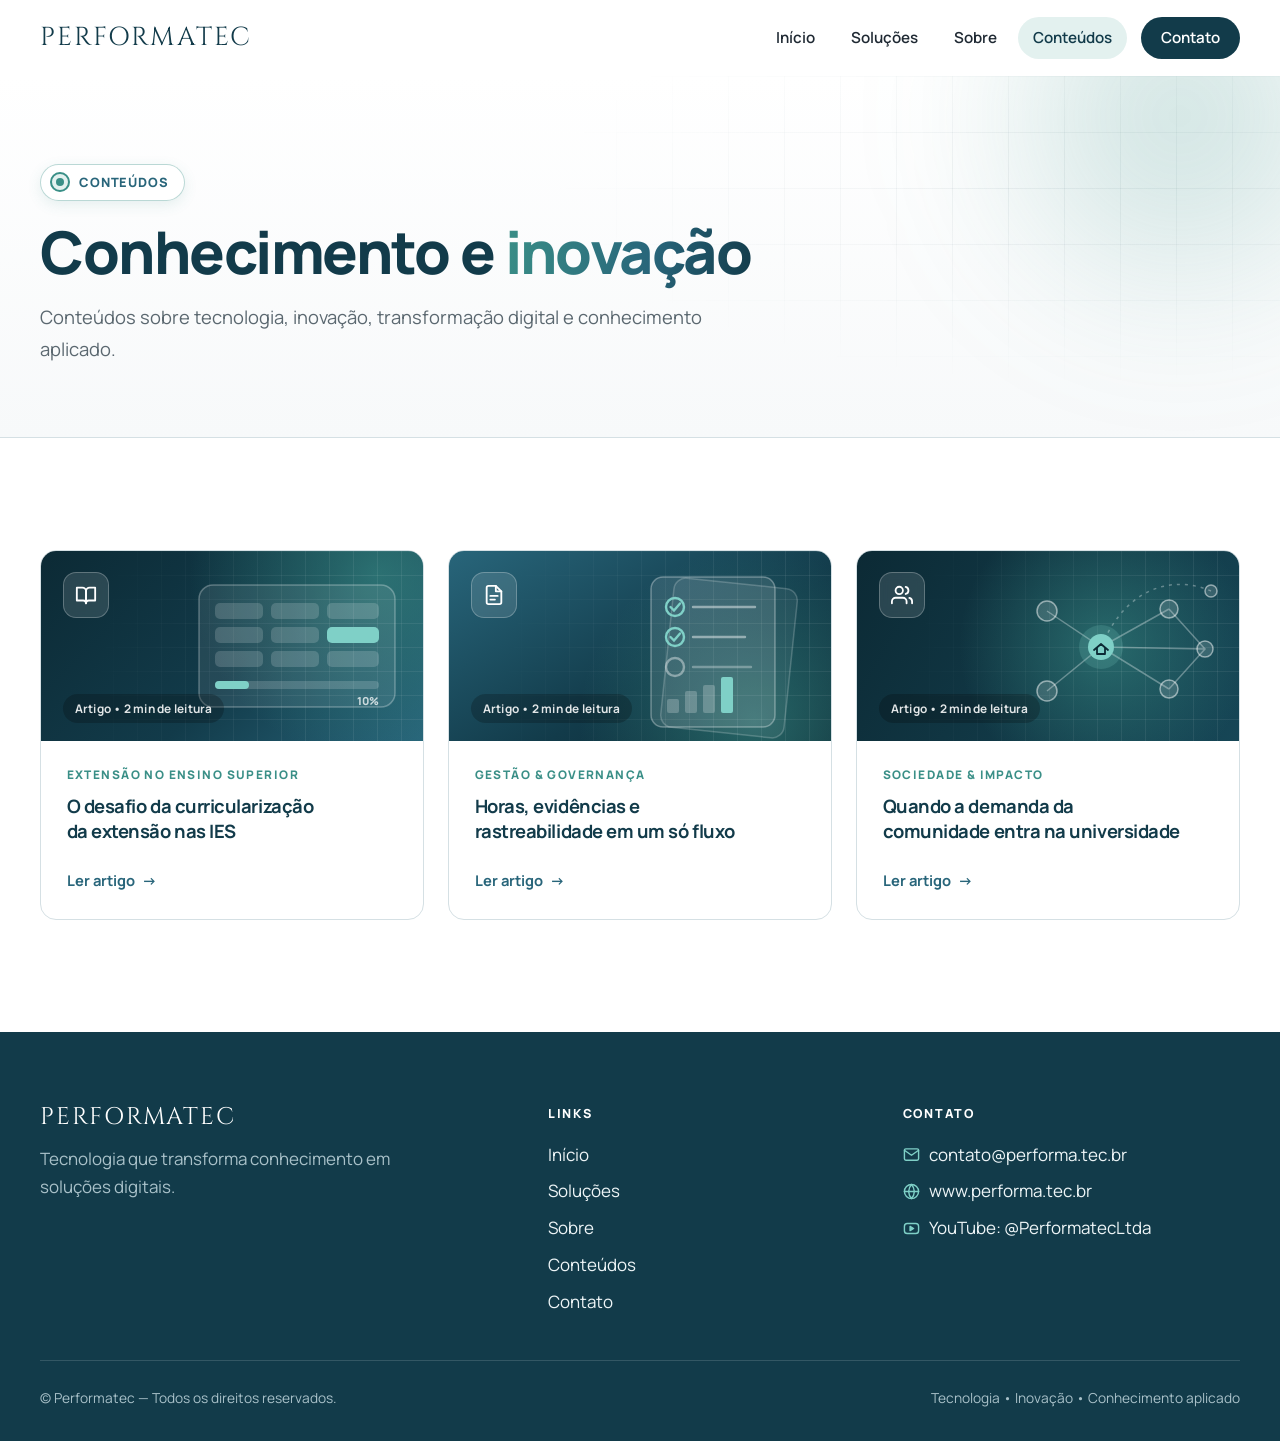
<file: conteudos.html>
<!DOCTYPE html>
<html lang="pt-BR">
  <head>
    <meta charset="utf-8" />
    <meta name="viewport" content="width=device-width, initial-scale=1" />
    <title>Conteúdos | Performatec</title>
    <meta name="description" content="Conteúdos sobre tecnologia, inovação, transformação digital e conhecimento aplicado." />
    <link rel="canonical" href="https://performa.tec.br/conteudos.html" />
    <link rel="icon" href="assets/img/favicon.svg" type="image/svg+xml" />
    <meta name="theme-color" content="#123B4A" />
    <meta property="og:type" content="website" />
    <meta property="og:locale" content="pt_BR" />
    <meta property="og:url" content="https://performa.tec.br/conteudos.html" />
    <meta property="og:title" content="Conteúdos | Performatec" />
    <meta property="og:description" content="Conteúdos sobre tecnologia, inovação, transformação digital e conhecimento aplicado." />
    <meta property="og:image" content="https://performa.tec.br/assets/img/hero-colaboracao.jpg" />
    <link rel="preconnect" href="https://fonts.googleapis.com" />
    <link rel="preconnect" href="https://fonts.gstatic.com" crossorigin />
    <link href="https://fonts.googleapis.com/css2?family=Cinzel:wght@700&amp;family=Manrope:wght@400;500;600;700;800&amp;display=swap" rel="stylesheet" />
    <link rel="stylesheet" href="assets/css/site.css" />
    <script>document.documentElement.classList.add("js");</script>
  </head>
  <body>
    <a class="skip" href="#conteudo">Ir para o conteúdo</a>

    <header class="site-header">
      <div class="wrap nav">
        <a class="mark" href="index.html" aria-label="Performatec — página inicial">PERFORMATEC</a>
        <button class="nav-toggle" type="button" aria-label="Abrir menu" aria-expanded="false"><span></span></button>
        <ul class="nav-links">
          <li><a href="index.html#inicio">Início</a></li>
          <li><a href="index.html#solucoes">Soluções</a></li>
          <li><a href="index.html#sobre">Sobre</a></li>
          <li><a href="conteudos.html" aria-current="page">Conteúdos</a></li>
          <li><a class="nav-cta" href="contato.html">Contato</a></li>
        </ul>
      </div>
    </header>

    <main id="conteudo">
      <section class="page-hero">
        <div class="wrap">
          <span class="hero-tag"><i></i>Conteúdos</span>
          <h1>Conhecimento e <span class="accent">inovação</span></h1>
          <p class="lede">Conteúdos sobre tecnologia, inovação, transformação digital e conhecimento aplicado.</p>
        </div>
      </section>
      <section class="band band-white">
        <div class="wrap">
          <div class="grid-3">
            <a class="article-card reveal" href="artigos/curricularizacao-da-extensao.html">
              <div class="article-cover c1">
                <svg class="cover-art" viewBox="0 0 400 190" preserveAspectRatio="xMaxYMid slice" aria-hidden="true">
      <g transform="translate(176 34)">
        <rect x="0" y="0" width="196" height="122" rx="14" fill="rgba(255,255,255,0.08)" stroke="rgba(255,255,255,0.28)" stroke-width="1.5"/>
        <g fill="rgba(255,255,255,0.16)">
          <rect x="16" y="18" width="48" height="16" rx="5"/><rect x="72" y="18" width="48" height="16" rx="5"/><rect x="128" y="18" width="52" height="16" rx="5"/>
          <rect x="16" y="42" width="48" height="16" rx="5"/><rect x="72" y="42" width="48" height="16" rx="5"/>
          <rect x="16" y="66" width="48" height="16" rx="5"/><rect x="128" y="66" width="52" height="16" rx="5"/>
          <rect x="72" y="66" width="48" height="16" rx="5"/>
        </g>
        <rect x="128" y="42" width="52" height="16" rx="5" fill="#7FD0C7"/>
        <rect x="16" y="96" width="164" height="8" rx="4" fill="rgba(255,255,255,0.16)"/>
        <rect x="16" y="96" width="34" height="8" rx="4" fill="#7FD0C7"/>
        <text x="180" y="122" text-anchor="end" font-family="Manrope, sans-serif" font-size="11" font-weight="800" fill="rgba(255,255,255,0.75)" dy="-2">10%</text>
      </g>
    </svg>
                <span class="cover-icon"><svg viewBox="0 0 24 24" fill="none" stroke="currentColor" stroke-width="2" stroke-linecap="round" stroke-linejoin="round" aria-hidden="true"><path d="M2 4h6a4 4 0 0 1 4 4v13a3 3 0 0 0-3-3H2z"/><path d="M22 4h-6a4 4 0 0 0-4 4v13a3 3 0 0 1 3-3h7z"/></svg></span>
                <span class="cover-meta">Artigo &bull; 2 min de leitura</span>
              </div>
              <div class="article-body">
                <span class="article-tag">Extensão no ensino superior</span>
                <h3>O desafio da curricularização da extensão nas IES</h3>
                <span class="text-link">Ler artigo <span aria-hidden="true">&rarr;</span></span>
              </div>
            </a>
            <a class="article-card reveal" href="artigos/gestao-de-evidencias.html">
              <div class="article-cover c2">
                <svg class="cover-art" viewBox="0 0 400 190" preserveAspectRatio="xMaxYMid slice" aria-hidden="true">
      <g transform="translate(210 22)">
        <rect x="26" y="10" width="124" height="150" rx="12" fill="rgba(255,255,255,0.06)" stroke="rgba(255,255,255,0.2)" stroke-width="1.5" transform="rotate(6 88 85)"/>
        <rect x="10" y="4" width="124" height="150" rx="12" fill="rgba(255,255,255,0.1)" stroke="rgba(255,255,255,0.32)" stroke-width="1.5"/>
        <g stroke-linecap="round" stroke-width="2.4" fill="none">
          <circle cx="34" cy="34" r="9" stroke="#7FD0C7"/><polyline points="29.5 34 33 37.5 39 30.5" stroke="#7FD0C7"/>
          <line x1="52" y1="34" x2="114" y2="34" stroke="rgba(255,255,255,0.45)"/>
          <circle cx="34" cy="64" r="9" stroke="#7FD0C7"/><polyline points="29.5 64 33 67.5 39 60.5" stroke="#7FD0C7"/>
          <line x1="52" y1="64" x2="104" y2="64" stroke="rgba(255,255,255,0.45)"/>
          <circle cx="34" cy="94" r="9" stroke="rgba(255,255,255,0.4)"/>
          <line x1="52" y1="94" x2="110" y2="94" stroke="rgba(255,255,255,0.3)"/>
        </g>
        <g fill="rgba(255,255,255,0.22)">
          <rect x="26" y="126" width="12" height="14" rx="2"/><rect x="44" y="118" width="12" height="22" rx="2"/><rect x="62" y="112" width="12" height="28" rx="2"/>
        </g>
        <rect x="80" y="104" width="12" height="36" rx="2" fill="#7FD0C7"/>
      </g>
    </svg>
                <span class="cover-icon"><svg viewBox="0 0 24 24" fill="none" stroke="currentColor" stroke-width="2" stroke-linecap="round" stroke-linejoin="round" aria-hidden="true"><path d="M14 2H6a2 2 0 0 0-2 2v16a2 2 0 0 0 2 2h12a2 2 0 0 0 2-2V8z"/><polyline points="14 2 14 8 20 8"/><line x1="8" y1="13" x2="16" y2="13"/><line x1="8" y1="17" x2="13" y2="17"/></svg></span>
                <span class="cover-meta">Artigo &bull; 2 min de leitura</span>
              </div>
              <div class="article-body">
                <span class="article-tag">Gestão &amp; governança</span>
                <h3>Horas, evidências e rastreabilidade em um só fluxo</h3>
                <span class="text-link">Ler artigo <span aria-hidden="true">&rarr;</span></span>
              </div>
            </a>
            <a class="article-card reveal" href="artigos/universidade-e-sociedade.html">
              <div class="article-cover c3">
                <svg class="cover-art" viewBox="0 0 400 190" preserveAspectRatio="xMaxYMid slice" aria-hidden="true">
      <g stroke="rgba(255,255,255,0.32)" stroke-width="1.5" fill="none">
        <path d="M208 60 L262 96 L330 58 M208 140 L262 96 L330 138 M262 96 L366 98 M330 58 L366 98 L330 138"/>
        <path d="M262 96 C 290 30, 340 26, 372 40" stroke-dasharray="3 5"/>
      </g>
      <g fill="rgba(255,255,255,0.14)" stroke="rgba(255,255,255,0.5)" stroke-width="1.5">
        <circle cx="208" cy="60" r="10"/><circle cx="208" cy="140" r="10"/><circle cx="330" cy="58" r="9"/><circle cx="330" cy="138" r="9"/><circle cx="366" cy="98" r="8"/><circle cx="372" cy="40" r="6"/>
      </g>
      <circle cx="262" cy="96" r="22" fill="rgba(127,208,199,0.18)"/>
      <circle cx="262" cy="96" r="13" fill="#7FD0C7"/>
      <path d="M255 99 l7-6 7 6 M258 97v6h8v-6" stroke="#0c2a35" stroke-width="1.8" fill="none" stroke-linecap="round" stroke-linejoin="round"/>
    </svg>
                <span class="cover-icon"><svg viewBox="0 0 24 24" fill="none" stroke="currentColor" stroke-width="2" stroke-linecap="round" stroke-linejoin="round" aria-hidden="true"><path d="M17 21v-2a4 4 0 0 0-4-4H5a4 4 0 0 0-4 4v2"/><circle cx="9" cy="7" r="4"/><path d="M23 21v-2a4 4 0 0 0-3-3.87"/><path d="M16 3.13a4 4 0 0 1 0 7.75"/></svg></span>
                <span class="cover-meta">Artigo &bull; 2 min de leitura</span>
              </div>
              <div class="article-body">
                <span class="article-tag">Sociedade &amp; impacto</span>
                <h3>Quando a demanda da comunidade entra na universidade</h3>
                <span class="text-link">Ler artigo <span aria-hidden="true">&rarr;</span></span>
              </div>
            </a>
          </div>
        </div>
      </section>
    </main>

    <footer class="site-footer">
      <div class="wrap footer-grid">
        <div>
          <a class="mark" href="index.html">PERFORMATEC</a>
          <p>Tecnologia que transforma conhecimento em soluções digitais.</p>
        </div>
        <nav aria-label="Rodapé">
          <span class="footer-title">Links</span>
          <ul class="footer-list">
            <li><a href="index.html#inicio">Início</a></li>
            <li><a href="index.html#solucoes">Soluções</a></li>
            <li><a href="index.html#sobre">Sobre</a></li>
            <li><a href="conteudos.html">Conteúdos</a></li>
            <li><a href="contato.html">Contato</a></li>
          </ul>
        </nav>
        <div>
          <span class="footer-title">Contato</span>
          <ul class="footer-list footer-contact">
            <li><svg viewBox="0 0 24 24" fill="none" stroke="currentColor" stroke-width="2" stroke-linecap="round" stroke-linejoin="round" aria-hidden="true"><rect x="2" y="4" width="20" height="16" rx="2"/><polyline points="22,6 12,13 2,6"/></svg><a href="mailto:contato@performa.tec.br">contato@performa.tec.br</a></li>
            <li><svg viewBox="0 0 24 24" fill="none" stroke="currentColor" stroke-width="2" stroke-linecap="round" stroke-linejoin="round" aria-hidden="true"><circle cx="12" cy="12" r="10"/><line x1="2" y1="12" x2="22" y2="12"/><path d="M12 2a15.3 15.3 0 0 1 4 10 15.3 15.3 0 0 1-4 10 15.3 15.3 0 0 1-4-10 15.3 15.3 0 0 1 4-10z"/></svg><a href="https://www.performa.tec.br">www.performa.tec.br</a></li>
            <li><svg viewBox="0 0 24 24" fill="none" stroke="currentColor" stroke-width="2" stroke-linecap="round" stroke-linejoin="round" aria-hidden="true"><rect x="2" y="5" width="20" height="14" rx="4"/><polygon points="10 9 15 12 10 15 10 9" fill="currentColor"/></svg><a href="https://www.youtube.com/@PerformatecLtda" target="_blank" rel="noopener">YouTube: @PerformatecLtda</a></li>
          </ul>
        </div>
      </div>
      <div class="wrap legal">
        <span>&copy; Performatec — Todos os direitos reservados.</span>
        <span>Tecnologia &bull; Inovação &bull; Conhecimento aplicado</span>
      </div>
    </footer>
    <script src="assets/js/site.js"></script>
  </body>
</html>
</file>
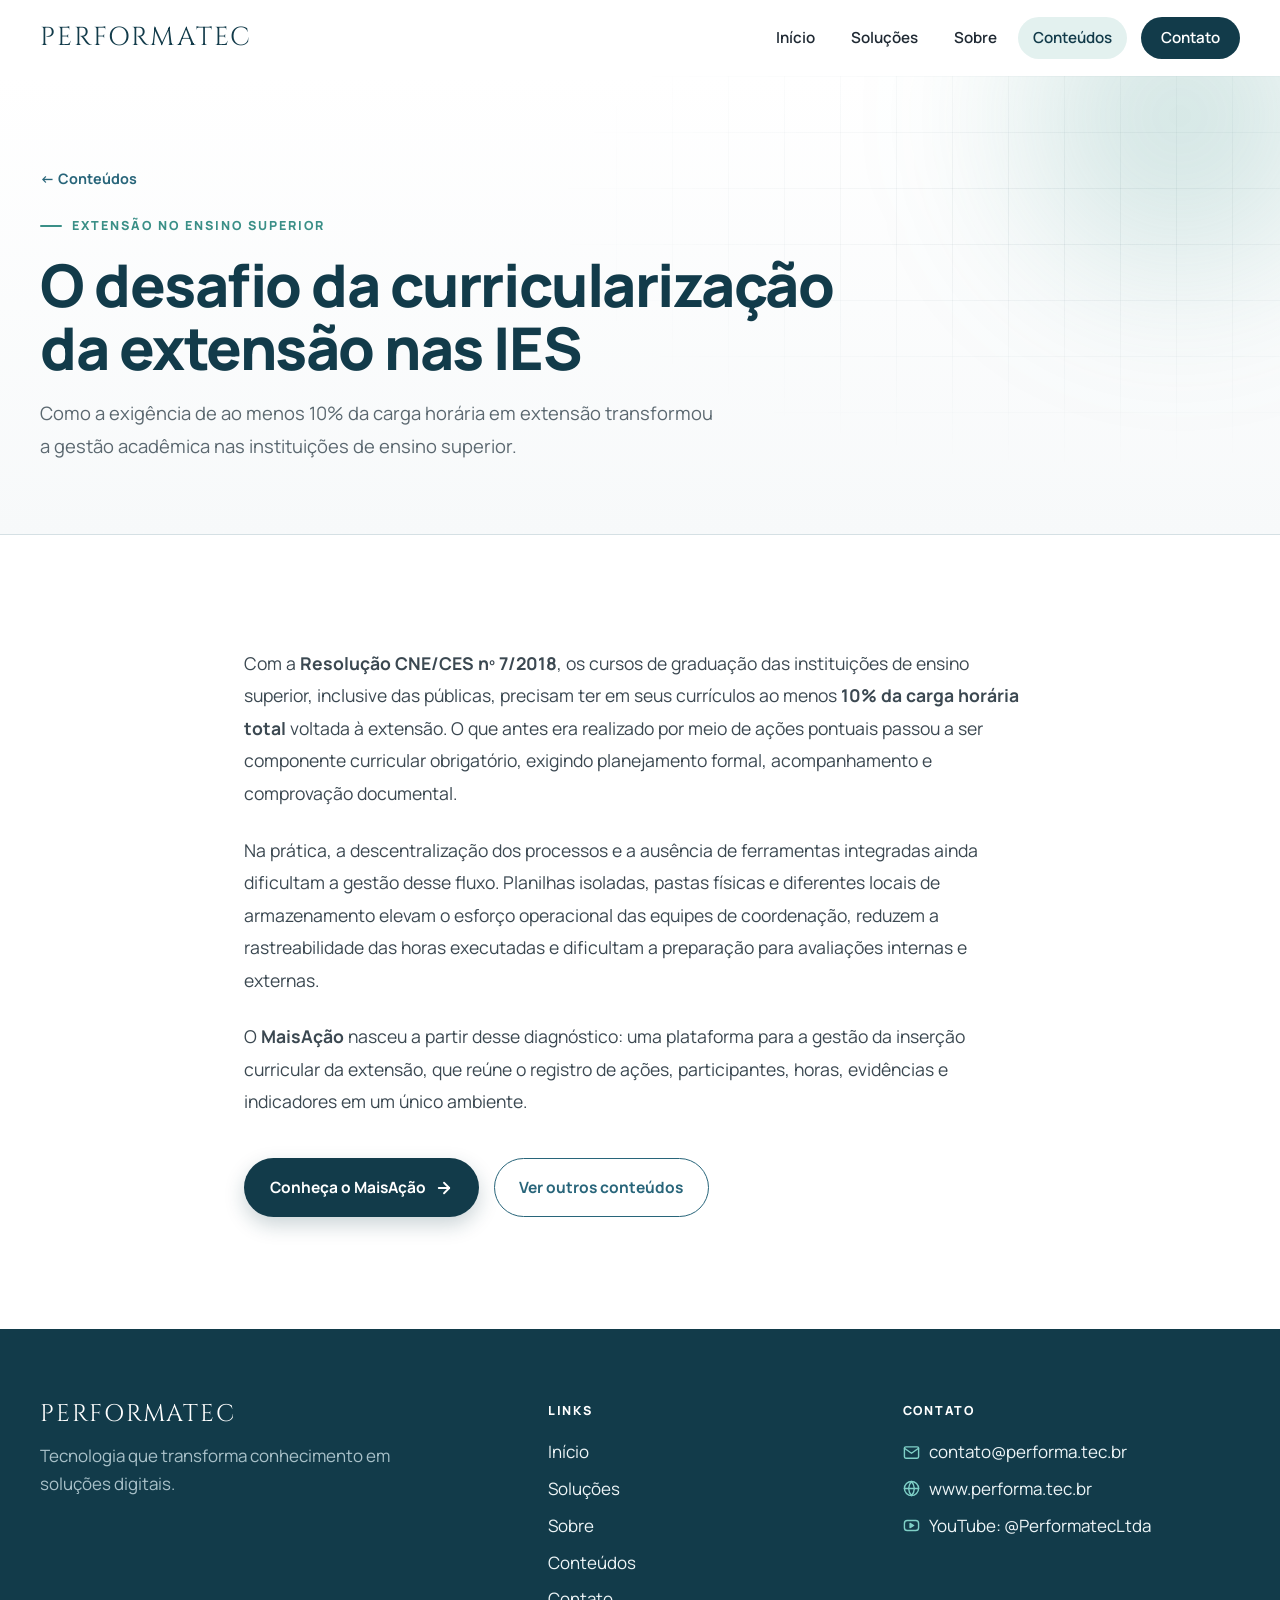
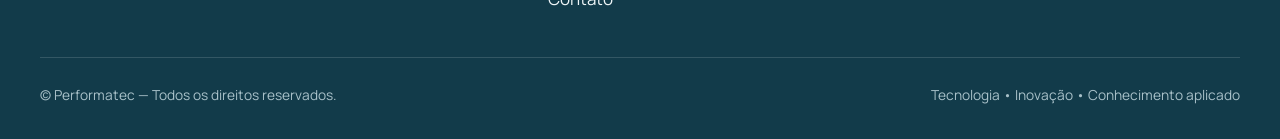
<file: artigos/curricularizacao-da-extensao.html>
<!DOCTYPE html>
<html lang="pt-BR">
  <head>
    <meta charset="utf-8" />
    <meta name="viewport" content="width=device-width, initial-scale=1" />
    <title>O desafio da curricularização da extensão nas IES | Performatec</title>
    <meta name="description" content="Como a Resolução CNE/CES nº 7/2018 mudou a gestão da extensão nas instituições de ensino superior." />
    <link rel="canonical" href="https://performa.tec.br/artigos/curricularizacao-da-extensao.html" />
    <link rel="icon" href="../assets/img/favicon.svg" type="image/svg+xml" />
    <meta name="theme-color" content="#123B4A" />
    <meta property="og:type" content="article" />
    <meta property="og:locale" content="pt_BR" />
    <meta property="og:url" content="https://performa.tec.br/artigos/curricularizacao-da-extensao.html" />
    <meta property="og:title" content="O desafio da curricularização da extensão nas IES | Performatec" />
    <meta property="og:description" content="Como a Resolução CNE/CES nº 7/2018 mudou a gestão da extensão nas instituições de ensino superior." />
    <meta property="og:image" content="https://performa.tec.br/assets/img/hero-colaboracao.jpg" />
    <link rel="preconnect" href="https://fonts.googleapis.com" />
    <link rel="preconnect" href="https://fonts.gstatic.com" crossorigin />
    <link href="https://fonts.googleapis.com/css2?family=Cinzel:wght@700&amp;family=Manrope:wght@400;500;600;700;800&amp;display=swap" rel="stylesheet" />
    <link rel="stylesheet" href="../assets/css/site.css" />
    <script>document.documentElement.classList.add("js");</script>
  </head>
  <body>
    <a class="skip" href="#conteudo">Ir para o conteúdo</a>

    <header class="site-header">
      <div class="wrap nav">
        <a class="mark" href="../index.html" aria-label="Performatec — página inicial">PERFORMATEC</a>
        <button class="nav-toggle" type="button" aria-label="Abrir menu" aria-expanded="false"><span></span></button>
        <ul class="nav-links">
          <li><a href="../index.html#inicio">Início</a></li>
          <li><a href="../index.html#solucoes">Soluções</a></li>
          <li><a href="../index.html#sobre">Sobre</a></li>
          <li><a href="../conteudos.html" aria-current="page">Conteúdos</a></li>
          <li><a class="nav-cta" href="../contato.html">Contato</a></li>
        </ul>
      </div>
    </header>

    <main id="conteudo">
      <section class="page-hero">
        <div class="wrap">
          <a class="back-link" href="../conteudos.html">&larr; Conteúdos</a>
          <p class="eyebrow" style="margin-top: 1.5rem; display: flex">Extensão no ensino superior</p>
          <h1 style="margin-top: 0; max-width: 24ch">O desafio da curricularização da extensão nas IES</h1>
          <p class="lede">Como a exigência de ao menos 10% da carga horária em extensão transformou a gestão acadêmica nas instituições de ensino superior.</p>
        </div>
      </section>
      <section class="band band-white">
        <article class="wrap prose">
          <p>Com a <strong>Resolução CNE/CES nº 7/2018</strong>, os cursos de graduação das instituições de ensino superior, inclusive das públicas, precisam ter em seus currículos ao menos <strong>10% da carga horária total</strong> voltada à extensão. O que antes era realizado por meio de ações pontuais passou a ser componente curricular obrigatório, exigindo planejamento formal, acompanhamento e comprovação documental.</p>
          <p>Na prática, a descentralização dos processos e a ausência de ferramentas integradas ainda dificultam a gestão desse fluxo. Planilhas isoladas, pastas físicas e diferentes locais de armazenamento elevam o esforço operacional das equipes de coordenação, reduzem a rastreabilidade das horas executadas e dificultam a preparação para avaliações internas e externas.</p>
          <p>O <strong>MaisAção</strong> nasceu a partir desse diagnóstico: uma plataforma para a gestão da inserção curricular da extensão, que reúne o registro de ações, participantes, horas, evidências e indicadores em um único ambiente.</p>
          <div class="actions">
            <a class="btn btn-primary" href="../maisacao.html"><span>Conheça o MaisAção</span><svg viewBox="0 0 24 24" fill="none" stroke="currentColor" stroke-width="2.4" stroke-linecap="round" stroke-linejoin="round" aria-hidden="true"><line x1="5" y1="12" x2="19" y2="12"/><polyline points="12 5 19 12 12 19"/></svg></a>
            <a class="btn btn-outline" href="../conteudos.html">Ver outros conteúdos</a>
          </div>
        </article>
      </section>
    </main>

    <footer class="site-footer">
      <div class="wrap footer-grid">
        <div>
          <a class="mark" href="../index.html">PERFORMATEC</a>
          <p>Tecnologia que transforma conhecimento em soluções digitais.</p>
        </div>
        <nav aria-label="Rodapé">
          <span class="footer-title">Links</span>
          <ul class="footer-list">
            <li><a href="../index.html#inicio">Início</a></li>
            <li><a href="../index.html#solucoes">Soluções</a></li>
            <li><a href="../index.html#sobre">Sobre</a></li>
            <li><a href="../conteudos.html">Conteúdos</a></li>
            <li><a href="../contato.html">Contato</a></li>
          </ul>
        </nav>
        <div>
          <span class="footer-title">Contato</span>
          <ul class="footer-list footer-contact">
            <li><svg viewBox="0 0 24 24" fill="none" stroke="currentColor" stroke-width="2" stroke-linecap="round" stroke-linejoin="round" aria-hidden="true"><rect x="2" y="4" width="20" height="16" rx="2"/><polyline points="22,6 12,13 2,6"/></svg><a href="mailto:contato@performa.tec.br">contato@performa.tec.br</a></li>
            <li><svg viewBox="0 0 24 24" fill="none" stroke="currentColor" stroke-width="2" stroke-linecap="round" stroke-linejoin="round" aria-hidden="true"><circle cx="12" cy="12" r="10"/><line x1="2" y1="12" x2="22" y2="12"/><path d="M12 2a15.3 15.3 0 0 1 4 10 15.3 15.3 0 0 1-4 10 15.3 15.3 0 0 1-4-10 15.3 15.3 0 0 1 4-10z"/></svg><a href="https://www.performa.tec.br">www.performa.tec.br</a></li>
            <li><svg viewBox="0 0 24 24" fill="none" stroke="currentColor" stroke-width="2" stroke-linecap="round" stroke-linejoin="round" aria-hidden="true"><rect x="2" y="5" width="20" height="14" rx="4"/><polygon points="10 9 15 12 10 15 10 9" fill="currentColor"/></svg><a href="https://www.youtube.com/@PerformatecLtda" target="_blank" rel="noopener">YouTube: @PerformatecLtda</a></li>
          </ul>
        </div>
      </div>
      <div class="wrap legal">
        <span>&copy; Performatec — Todos os direitos reservados.</span>
        <span>Tecnologia &bull; Inovação &bull; Conhecimento aplicado</span>
      </div>
    </footer>
    <script src="../assets/js/site.js"></script>
  </body>
</html>
</file>
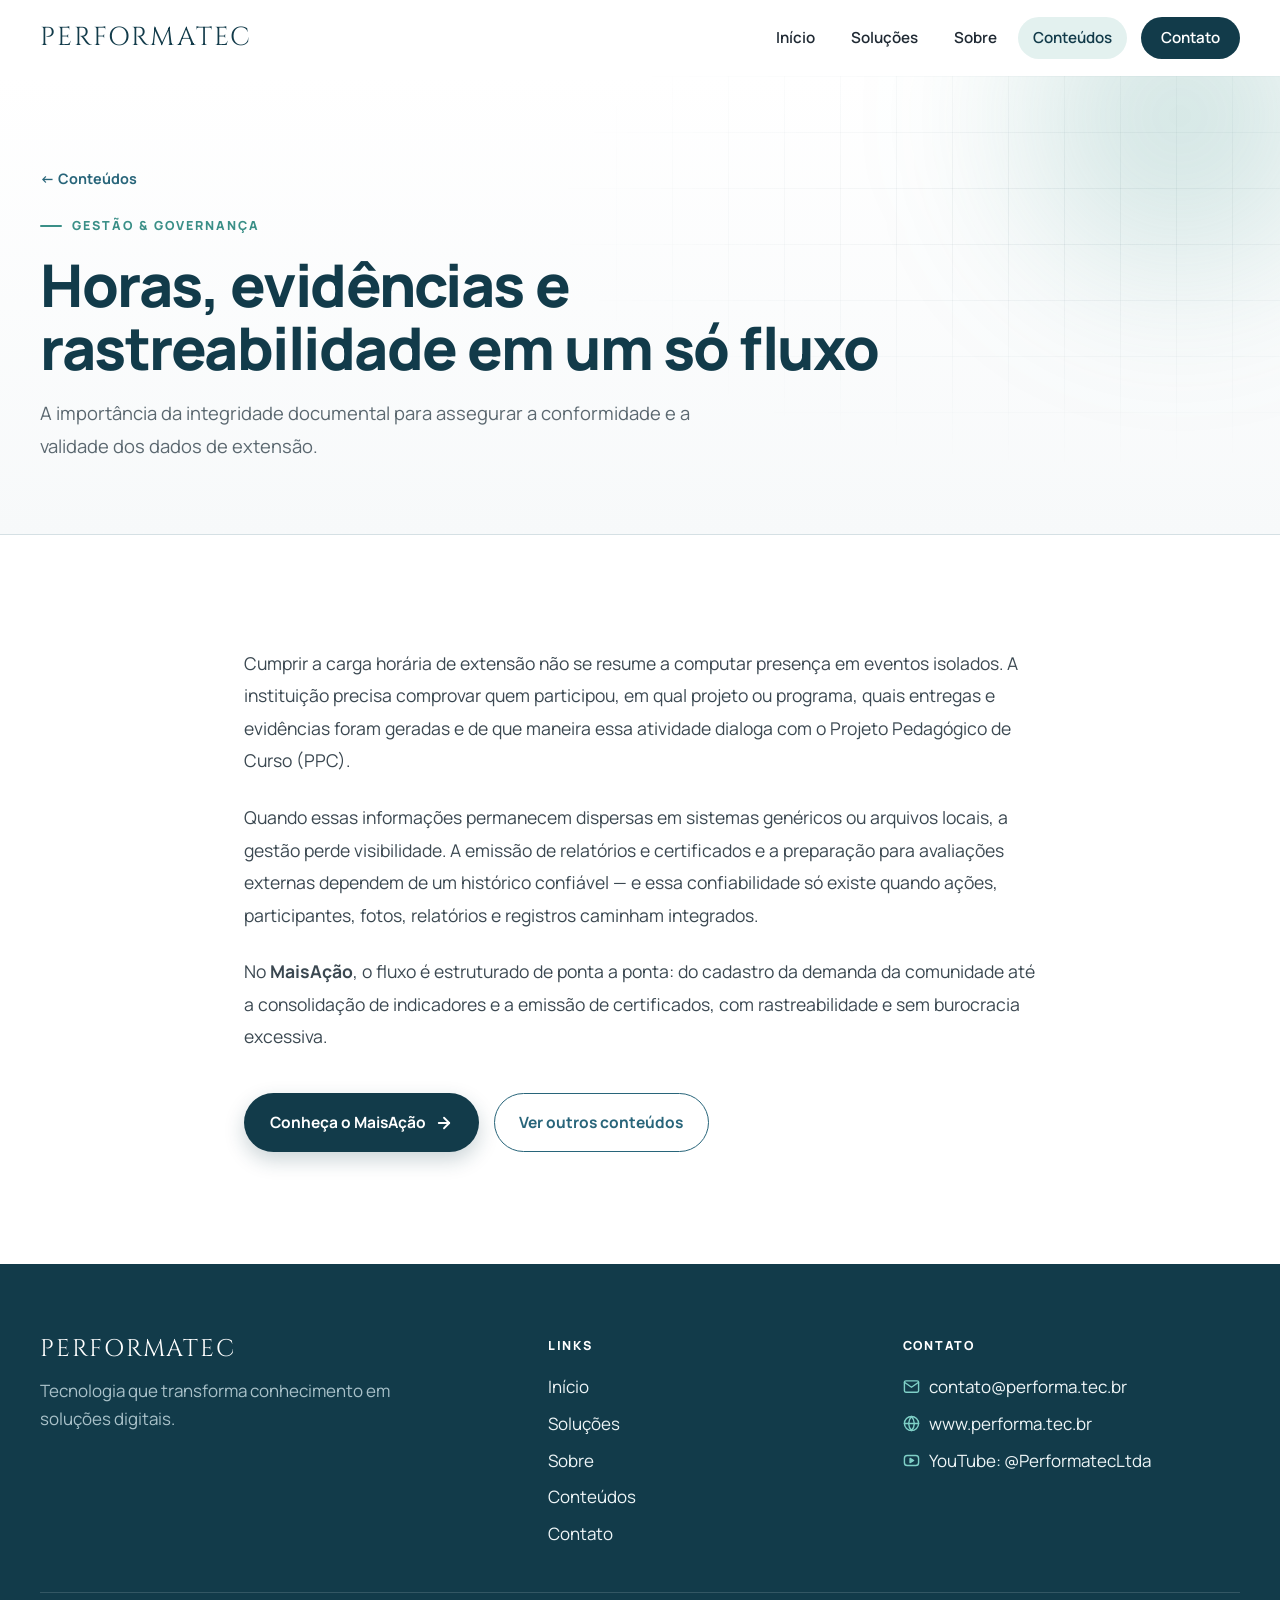
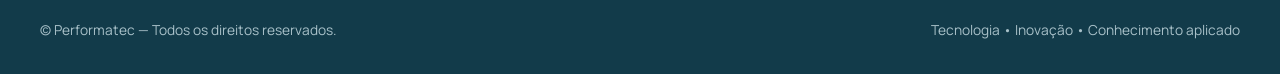
<file: artigos/gestao-de-evidencias.html>
<!DOCTYPE html>
<html lang="pt-BR">
  <head>
    <meta charset="utf-8" />
    <meta name="viewport" content="width=device-width, initial-scale=1" />
    <title>Horas, evidências e rastreabilidade em um só fluxo | Performatec</title>
    <meta name="description" content="A importância da integridade documental para a gestão e a comprovação da extensão no ensino superior." />
    <link rel="canonical" href="https://performa.tec.br/artigos/gestao-de-evidencias.html" />
    <link rel="icon" href="../assets/img/favicon.svg" type="image/svg+xml" />
    <meta name="theme-color" content="#123B4A" />
    <meta property="og:type" content="article" />
    <meta property="og:locale" content="pt_BR" />
    <meta property="og:url" content="https://performa.tec.br/artigos/gestao-de-evidencias.html" />
    <meta property="og:title" content="Horas, evidências e rastreabilidade em um só fluxo | Performatec" />
    <meta property="og:description" content="A importância da integridade documental para a gestão e a comprovação da extensão no ensino superior." />
    <meta property="og:image" content="https://performa.tec.br/assets/img/hero-colaboracao.jpg" />
    <link rel="preconnect" href="https://fonts.googleapis.com" />
    <link rel="preconnect" href="https://fonts.gstatic.com" crossorigin />
    <link href="https://fonts.googleapis.com/css2?family=Cinzel:wght@700&amp;family=Manrope:wght@400;500;600;700;800&amp;display=swap" rel="stylesheet" />
    <link rel="stylesheet" href="../assets/css/site.css" />
    <script>document.documentElement.classList.add("js");</script>
  </head>
  <body>
    <a class="skip" href="#conteudo">Ir para o conteúdo</a>

    <header class="site-header">
      <div class="wrap nav">
        <a class="mark" href="../index.html" aria-label="Performatec — página inicial">PERFORMATEC</a>
        <button class="nav-toggle" type="button" aria-label="Abrir menu" aria-expanded="false"><span></span></button>
        <ul class="nav-links">
          <li><a href="../index.html#inicio">Início</a></li>
          <li><a href="../index.html#solucoes">Soluções</a></li>
          <li><a href="../index.html#sobre">Sobre</a></li>
          <li><a href="../conteudos.html" aria-current="page">Conteúdos</a></li>
          <li><a class="nav-cta" href="../contato.html">Contato</a></li>
        </ul>
      </div>
    </header>

    <main id="conteudo">
      <section class="page-hero">
        <div class="wrap">
          <a class="back-link" href="../conteudos.html">&larr; Conteúdos</a>
          <p class="eyebrow" style="margin-top: 1.5rem; display: flex">Gestão &amp; governança</p>
          <h1 style="margin-top: 0; max-width: 24ch">Horas, evidências e rastreabilidade em um só fluxo</h1>
          <p class="lede">A importância da integridade documental para assegurar a conformidade e a validade dos dados de extensão.</p>
        </div>
      </section>
      <section class="band band-white">
        <article class="wrap prose">
          <p>Cumprir a carga horária de extensão não se resume a computar presença em eventos isolados. A instituição precisa comprovar quem participou, em qual projeto ou programa, quais entregas e evidências foram geradas e de que maneira essa atividade dialoga com o Projeto Pedagógico de Curso (PPC).</p>
          <p>Quando essas informações permanecem dispersas em sistemas genéricos ou arquivos locais, a gestão perde visibilidade. A emissão de relatórios e certificados e a preparação para avaliações externas dependem de um histórico confiável — e essa confiabilidade só existe quando ações, participantes, fotos, relatórios e registros caminham integrados.</p>
          <p>No <strong>MaisAção</strong>, o fluxo é estruturado de ponta a ponta: do cadastro da demanda da comunidade até a consolidação de indicadores e a emissão de certificados, com rastreabilidade e sem burocracia excessiva.</p>
          <div class="actions">
            <a class="btn btn-primary" href="../maisacao.html"><span>Conheça o MaisAção</span><svg viewBox="0 0 24 24" fill="none" stroke="currentColor" stroke-width="2.4" stroke-linecap="round" stroke-linejoin="round" aria-hidden="true"><line x1="5" y1="12" x2="19" y2="12"/><polyline points="12 5 19 12 12 19"/></svg></a>
            <a class="btn btn-outline" href="../conteudos.html">Ver outros conteúdos</a>
          </div>
        </article>
      </section>
    </main>

    <footer class="site-footer">
      <div class="wrap footer-grid">
        <div>
          <a class="mark" href="../index.html">PERFORMATEC</a>
          <p>Tecnologia que transforma conhecimento em soluções digitais.</p>
        </div>
        <nav aria-label="Rodapé">
          <span class="footer-title">Links</span>
          <ul class="footer-list">
            <li><a href="../index.html#inicio">Início</a></li>
            <li><a href="../index.html#solucoes">Soluções</a></li>
            <li><a href="../index.html#sobre">Sobre</a></li>
            <li><a href="../conteudos.html">Conteúdos</a></li>
            <li><a href="../contato.html">Contato</a></li>
          </ul>
        </nav>
        <div>
          <span class="footer-title">Contato</span>
          <ul class="footer-list footer-contact">
            <li><svg viewBox="0 0 24 24" fill="none" stroke="currentColor" stroke-width="2" stroke-linecap="round" stroke-linejoin="round" aria-hidden="true"><rect x="2" y="4" width="20" height="16" rx="2"/><polyline points="22,6 12,13 2,6"/></svg><a href="mailto:contato@performa.tec.br">contato@performa.tec.br</a></li>
            <li><svg viewBox="0 0 24 24" fill="none" stroke="currentColor" stroke-width="2" stroke-linecap="round" stroke-linejoin="round" aria-hidden="true"><circle cx="12" cy="12" r="10"/><line x1="2" y1="12" x2="22" y2="12"/><path d="M12 2a15.3 15.3 0 0 1 4 10 15.3 15.3 0 0 1-4 10 15.3 15.3 0 0 1-4-10 15.3 15.3 0 0 1 4-10z"/></svg><a href="https://www.performa.tec.br">www.performa.tec.br</a></li>
            <li><svg viewBox="0 0 24 24" fill="none" stroke="currentColor" stroke-width="2" stroke-linecap="round" stroke-linejoin="round" aria-hidden="true"><rect x="2" y="5" width="20" height="14" rx="4"/><polygon points="10 9 15 12 10 15 10 9" fill="currentColor"/></svg><a href="https://www.youtube.com/@PerformatecLtda" target="_blank" rel="noopener">YouTube: @PerformatecLtda</a></li>
          </ul>
        </div>
      </div>
      <div class="wrap legal">
        <span>&copy; Performatec — Todos os direitos reservados.</span>
        <span>Tecnologia &bull; Inovação &bull; Conhecimento aplicado</span>
      </div>
    </footer>
    <script src="../assets/js/site.js"></script>
  </body>
</html>
</file>
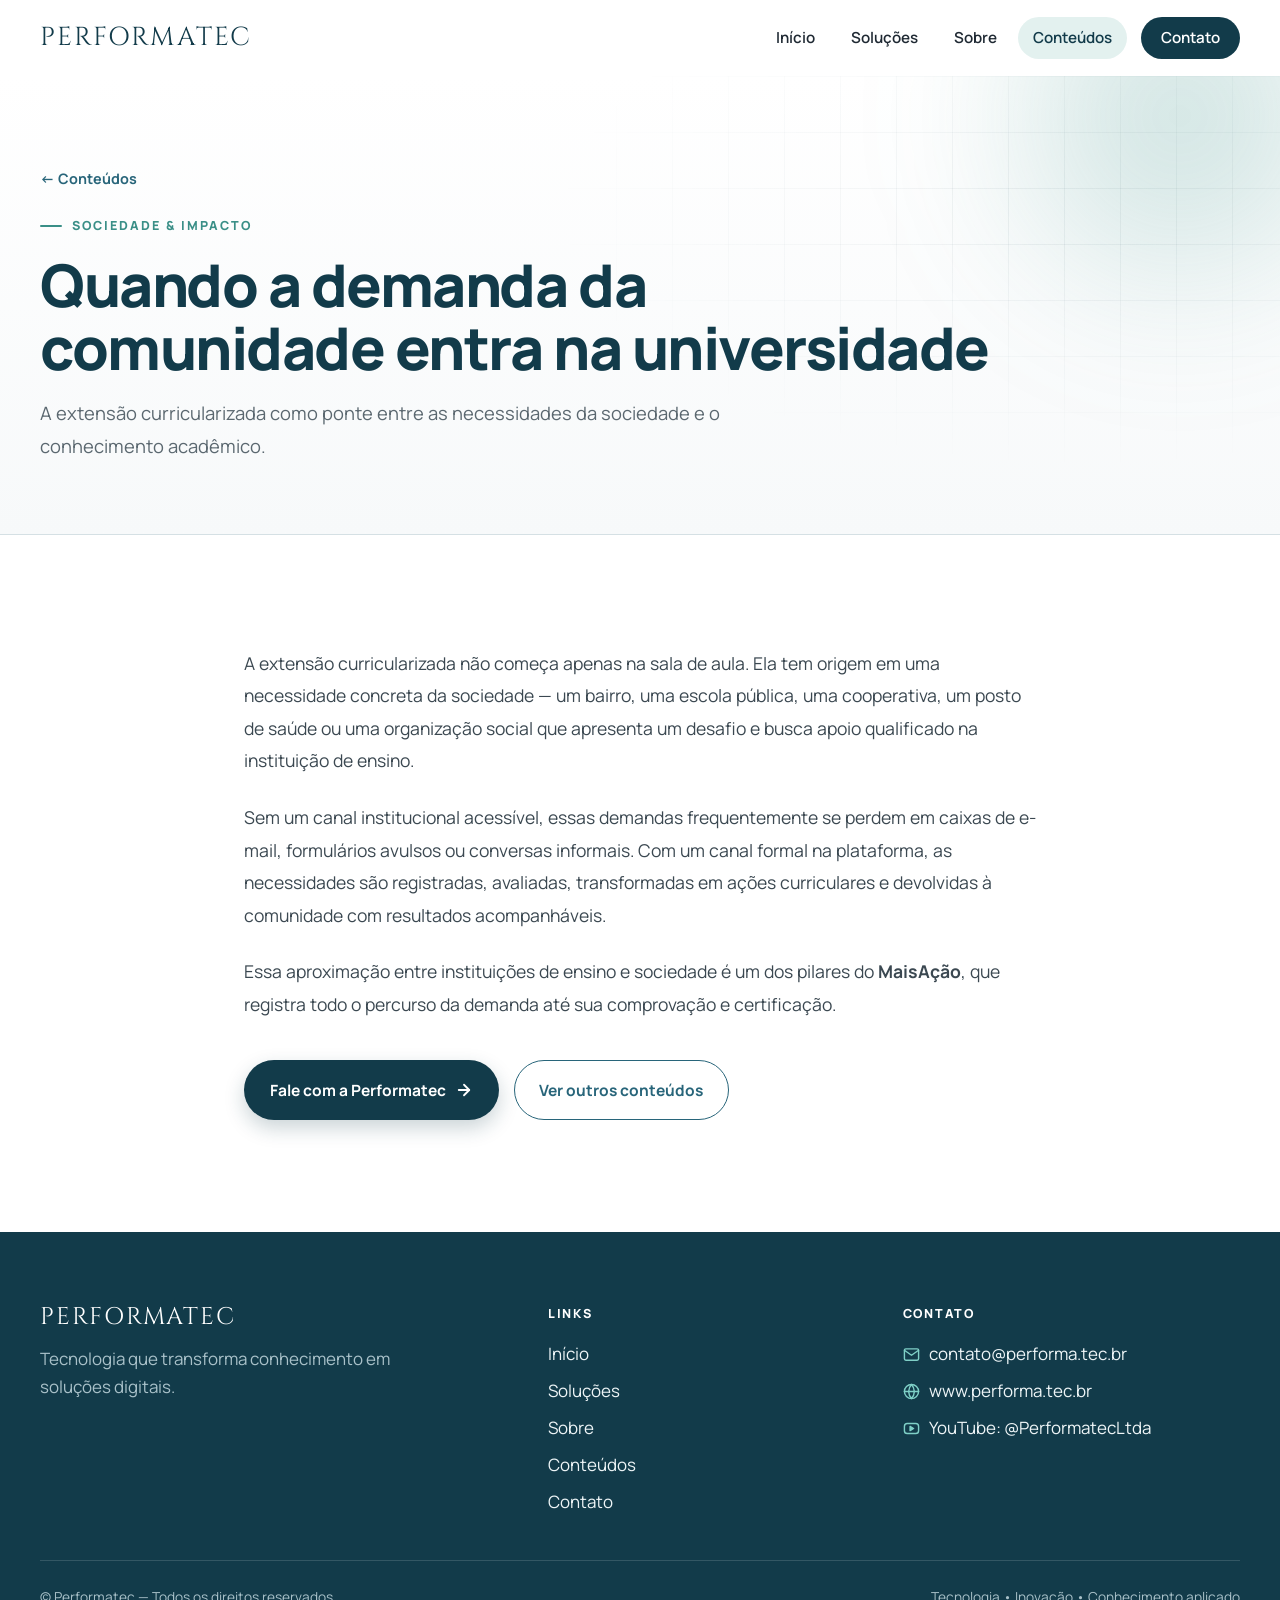
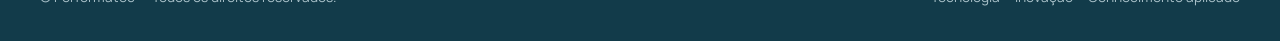
<file: artigos/universidade-e-sociedade.html>
<!DOCTYPE html>
<html lang="pt-BR">
  <head>
    <meta charset="utf-8" />
    <meta name="viewport" content="width=device-width, initial-scale=1" />
    <title>Quando a demanda da comunidade entra na universidade | Performatec</title>
    <meta name="description" content="A extensão curricularizada como ponte entre as necessidades da sociedade e o conhecimento acadêmico." />
    <link rel="canonical" href="https://performa.tec.br/artigos/universidade-e-sociedade.html" />
    <link rel="icon" href="../assets/img/favicon.svg" type="image/svg+xml" />
    <meta name="theme-color" content="#123B4A" />
    <meta property="og:type" content="article" />
    <meta property="og:locale" content="pt_BR" />
    <meta property="og:url" content="https://performa.tec.br/artigos/universidade-e-sociedade.html" />
    <meta property="og:title" content="Quando a demanda da comunidade entra na universidade | Performatec" />
    <meta property="og:description" content="A extensão curricularizada como ponte entre as necessidades da sociedade e o conhecimento acadêmico." />
    <meta property="og:image" content="https://performa.tec.br/assets/img/hero-colaboracao.jpg" />
    <link rel="preconnect" href="https://fonts.googleapis.com" />
    <link rel="preconnect" href="https://fonts.gstatic.com" crossorigin />
    <link href="https://fonts.googleapis.com/css2?family=Cinzel:wght@700&amp;family=Manrope:wght@400;500;600;700;800&amp;display=swap" rel="stylesheet" />
    <link rel="stylesheet" href="../assets/css/site.css" />
    <script>document.documentElement.classList.add("js");</script>
  </head>
  <body>
    <a class="skip" href="#conteudo">Ir para o conteúdo</a>

    <header class="site-header">
      <div class="wrap nav">
        <a class="mark" href="../index.html" aria-label="Performatec — página inicial">PERFORMATEC</a>
        <button class="nav-toggle" type="button" aria-label="Abrir menu" aria-expanded="false"><span></span></button>
        <ul class="nav-links">
          <li><a href="../index.html#inicio">Início</a></li>
          <li><a href="../index.html#solucoes">Soluções</a></li>
          <li><a href="../index.html#sobre">Sobre</a></li>
          <li><a href="../conteudos.html" aria-current="page">Conteúdos</a></li>
          <li><a class="nav-cta" href="../contato.html">Contato</a></li>
        </ul>
      </div>
    </header>

    <main id="conteudo">
      <section class="page-hero">
        <div class="wrap">
          <a class="back-link" href="../conteudos.html">&larr; Conteúdos</a>
          <p class="eyebrow" style="margin-top: 1.5rem; display: flex">Sociedade &amp; impacto</p>
          <h1 style="margin-top: 0; max-width: 24ch">Quando a demanda da comunidade entra na universidade</h1>
          <p class="lede">A extensão curricularizada como ponte entre as necessidades da sociedade e o conhecimento acadêmico.</p>
        </div>
      </section>
      <section class="band band-white">
        <article class="wrap prose">
          <p>A extensão curricularizada não começa apenas na sala de aula. Ela tem origem em uma necessidade concreta da sociedade — um bairro, uma escola pública, uma cooperativa, um posto de saúde ou uma organização social que apresenta um desafio e busca apoio qualificado na instituição de ensino.</p>
          <p>Sem um canal institucional acessível, essas demandas frequentemente se perdem em caixas de e-mail, formulários avulsos ou conversas informais. Com um canal formal na plataforma, as necessidades são registradas, avaliadas, transformadas em ações curriculares e devolvidas à comunidade com resultados acompanháveis.</p>
          <p>Essa aproximação entre instituições de ensino e sociedade é um dos pilares do <strong>MaisAção</strong>, que registra todo o percurso da demanda até sua comprovação e certificação.</p>
          <div class="actions">
            <a class="btn btn-primary" href="../contato.html"><span>Fale com a Performatec</span><svg viewBox="0 0 24 24" fill="none" stroke="currentColor" stroke-width="2.4" stroke-linecap="round" stroke-linejoin="round" aria-hidden="true"><line x1="5" y1="12" x2="19" y2="12"/><polyline points="12 5 19 12 12 19"/></svg></a>
            <a class="btn btn-outline" href="../conteudos.html">Ver outros conteúdos</a>
          </div>
        </article>
      </section>
    </main>

    <footer class="site-footer">
      <div class="wrap footer-grid">
        <div>
          <a class="mark" href="../index.html">PERFORMATEC</a>
          <p>Tecnologia que transforma conhecimento em soluções digitais.</p>
        </div>
        <nav aria-label="Rodapé">
          <span class="footer-title">Links</span>
          <ul class="footer-list">
            <li><a href="../index.html#inicio">Início</a></li>
            <li><a href="../index.html#solucoes">Soluções</a></li>
            <li><a href="../index.html#sobre">Sobre</a></li>
            <li><a href="../conteudos.html">Conteúdos</a></li>
            <li><a href="../contato.html">Contato</a></li>
          </ul>
        </nav>
        <div>
          <span class="footer-title">Contato</span>
          <ul class="footer-list footer-contact">
            <li><svg viewBox="0 0 24 24" fill="none" stroke="currentColor" stroke-width="2" stroke-linecap="round" stroke-linejoin="round" aria-hidden="true"><rect x="2" y="4" width="20" height="16" rx="2"/><polyline points="22,6 12,13 2,6"/></svg><a href="mailto:contato@performa.tec.br">contato@performa.tec.br</a></li>
            <li><svg viewBox="0 0 24 24" fill="none" stroke="currentColor" stroke-width="2" stroke-linecap="round" stroke-linejoin="round" aria-hidden="true"><circle cx="12" cy="12" r="10"/><line x1="2" y1="12" x2="22" y2="12"/><path d="M12 2a15.3 15.3 0 0 1 4 10 15.3 15.3 0 0 1-4 10 15.3 15.3 0 0 1-4-10 15.3 15.3 0 0 1 4-10z"/></svg><a href="https://www.performa.tec.br">www.performa.tec.br</a></li>
            <li><svg viewBox="0 0 24 24" fill="none" stroke="currentColor" stroke-width="2" stroke-linecap="round" stroke-linejoin="round" aria-hidden="true"><rect x="2" y="5" width="20" height="14" rx="4"/><polygon points="10 9 15 12 10 15 10 9" fill="currentColor"/></svg><a href="https://www.youtube.com/@PerformatecLtda" target="_blank" rel="noopener">YouTube: @PerformatecLtda</a></li>
          </ul>
        </div>
      </div>
      <div class="wrap legal">
        <span>&copy; Performatec — Todos os direitos reservados.</span>
        <span>Tecnologia &bull; Inovação &bull; Conhecimento aplicado</span>
      </div>
    </footer>
    <script src="../assets/js/site.js"></script>
  </body>
</html>
</file>
<file: assets/css/site.css>
/* ==========================================================
   PERFORMATEC — Folha de estilos
   Paleta do briefing: azul-petróleo #123B4A (principal),
   azul médio #28657A, teal #3A8F87 (destaque), fundos claros.
   ========================================================== */

:root {
  --petrol: #123b4a;
  --petrol-900: #0c2a35;
  --blue: #28657a;
  --teal: #3a8f87;
  --teal-soft: #e3f1ef;
  --teal-line: rgba(58, 143, 135, 0.35);

  --bg: #f7f9fa;
  --bg-alt: #eaf0f2;
  --white: #ffffff;

  --ink: #1f2933;
  --mute: #5b6870;
  --mute-2: #84919a;

  --line: #d5e0e4;
  --line-strong: #c3d2d8;
  --bw: 1.5px;

  --on-dark: #eef5f7;
  --on-dark-mute: #a9c1c9;
  --line-dark: rgba(255, 255, 255, 0.14);

  --shadow-xs: 0 1px 2px rgba(18, 59, 74, 0.06);
  --shadow-sm: 0 2px 6px rgba(18, 59, 74, 0.05), 0 8px 24px rgba(18, 59, 74, 0.05);
  --shadow-md: 0 4px 10px rgba(18, 59, 74, 0.05), 0 18px 40px rgba(18, 59, 74, 0.09);
  --shadow-lg: 0 8px 20px rgba(18, 59, 74, 0.06), 0 30px 70px rgba(18, 59, 74, 0.14);

  --r-sm: 10px;
  --r-md: 16px;
  --r-lg: 24px;
  --header: 76px;
  --max: 1200px;
  --ease: cubic-bezier(0.22, 1, 0.36, 1);

  --font: Manrope, Inter, "Segoe UI", system-ui, sans-serif;
  --font-mark: "Copperplate Gothic Bold", "Copperplate Gothic", Copperplate, Cinzel, serif;
}

*,
*::before,
*::after {
  box-sizing: border-box;
}

html {
  scroll-behavior: smooth;
  -webkit-text-size-adjust: 100%;
}

body {
  margin: 0;
  background: var(--white);
  color: var(--ink);
  font-family: var(--font);
  font-size: 17px;
  line-height: 1.65;
  -webkit-font-smoothing: antialiased;
  -moz-osx-font-smoothing: grayscale;
  overflow-x: hidden;
}

img {
  max-width: 100%;
  height: auto;
  display: block;
}

a {
  color: inherit;
}

p {
  margin: 0 0 1rem;
}

:focus-visible {
  outline: 2px solid var(--teal);
  outline-offset: 3px;
  border-radius: 4px;
}

.skip {
  position: absolute;
  left: 1rem;
  top: -100px;
  z-index: 1000;
  background: var(--petrol);
  color: var(--white);
  padding: 0.6rem 1rem;
  border-radius: var(--r-sm);
  font-weight: 700;
  text-decoration: none;
}

.skip:focus {
  top: 0.75rem;
}

.wrap {
  width: min(var(--max), calc(100% - 3rem));
  margin-inline: auto;
}

/* ---------- Tipografia ---------- */

.mark {
  font-family: var(--font-mark);
  font-weight: 400;
  font-size: 26px;
  letter-spacing: 0.08em;
  text-transform: uppercase;
  color: var(--petrol);
  text-decoration: none;
  line-height: 1;
}

h1,
h2,
h3,
h4 {
  font-family: var(--font);
  color: var(--petrol);
  margin: 0;
  letter-spacing: -0.025em;
  line-height: 1.15;
  text-wrap: balance;
}

h1 {
  font-size: clamp(2.3rem, 4.6vw, 3.7rem);
  font-weight: 800;
  line-height: 1.08;
}

h2 {
  font-size: clamp(1.8rem, 3.2vw, 2.6rem);
  font-weight: 800;
}

h3 {
  font-size: 1.25rem;
  font-weight: 700;
}

.eyebrow {
  display: inline-flex;
  align-items: center;
  gap: 0.6rem;
  margin: 0 0 1rem;
  font-size: 0.78rem;
  font-weight: 800;
  letter-spacing: 0.16em;
  text-transform: uppercase;
  color: var(--teal);
}

.eyebrow::before {
  content: "";
  width: 22px;
  height: 2px;
  border-radius: 2px;
  background: currentColor;
}

.lede {
  font-size: 1.12rem;
  color: var(--mute);
  line-height: 1.75;
  max-width: 62ch;
  margin: 1.1rem 0 0;
}

.accent {
  color: var(--teal);
}

/* Cabeçalho de seção — centralizado (ajuste nº 4) */
.section-head {
  margin-bottom: 3.5rem;
}

.section-head.center {
  text-align: center;
  max-width: 820px;
  margin-inline: auto;
}

.section-head.center .eyebrow {
  justify-content: center;
}

.section-head.center .lede {
  margin-inline: auto;
}

.section-head.split {
  display: grid;
  grid-template-columns: 1fr 1fr;
  gap: 3rem;
  align-items: end;
}

.section-head.split .lede {
  margin: 0;
}

/* ---------- Cabeçalho do site ---------- */

.site-header {
  position: sticky;
  top: 0;
  z-index: 100;
  height: var(--header);
  background: rgba(255, 255, 255, 0.92);
  backdrop-filter: saturate(160%) blur(14px);
  -webkit-backdrop-filter: saturate(160%) blur(14px);
  border-bottom: 1px solid transparent;
  transition: border-color 0.3s var(--ease), box-shadow 0.3s var(--ease);
}

.site-header.scrolled {
  border-bottom-color: var(--line);
  box-shadow: 0 6px 24px rgba(18, 59, 74, 0.06);
}

.nav {
  height: var(--header);
  display: flex;
  align-items: center;
  justify-content: space-between;
  gap: 1.5rem;
}

.nav-links {
  display: flex;
  align-items: center;
  gap: 0.35rem;
  list-style: none;
  margin: 0;
  padding: 0;
}

.nav-links a {
  display: block;
  padding: 0.5rem 0.95rem;
  border-radius: 999px;
  text-decoration: none;
  font-size: 0.95rem;
  font-weight: 600;
  color: var(--ink);
  transition: color 0.2s, background 0.2s;
}

.nav-links a:hover {
  color: var(--petrol);
  background: var(--bg-alt);
}

.nav-links a[aria-current="page"] {
  color: var(--petrol);
  background: var(--teal-soft);
}

.nav-links .nav-cta {
  margin-left: 0.5rem;
  background: var(--petrol);
  color: var(--white);
  padding-inline: 1.25rem;
}

.nav-links .nav-cta:hover,
.nav-links .nav-cta[aria-current="page"] {
  background: var(--blue);
  color: var(--white);
}

.nav-toggle {
  display: none;
  position: relative;
  width: 44px;
  height: 44px;
  border: var(--bw) solid var(--line);
  border-radius: 12px;
  background: var(--white);
  cursor: pointer;
}

.nav-toggle span,
.nav-toggle::before,
.nav-toggle::after {
  content: "";
  position: absolute;
  left: 12px;
  right: 12px;
  height: 2px;
  border-radius: 2px;
  background: var(--petrol);
  transition: transform 0.25s var(--ease), top 0.25s var(--ease), opacity 0.2s;
}

.nav-toggle::before { top: 14px; }
.nav-toggle span { top: 20px; }
.nav-toggle::after { top: 26px; }

.nav.open .nav-toggle span { opacity: 0; }
.nav.open .nav-toggle::before { top: 20px; transform: rotate(45deg); }
.nav.open .nav-toggle::after { top: 20px; transform: rotate(-45deg); }

/* ---------- Botões ---------- */

.actions {
  display: flex;
  flex-wrap: wrap;
  align-items: center;
  gap: 0.9rem;
}

.btn {
  display: inline-flex;
  align-items: center;
  justify-content: center;
  gap: 0.6rem;
  padding: 0.9rem 1.55rem;
  border-radius: 999px;
  border: 1.5px solid transparent;
  font: inherit;
  font-size: 0.97rem;
  font-weight: 700;
  text-decoration: none;
  cursor: pointer;
  transition: background 0.25s var(--ease), color 0.25s, border-color 0.25s, transform 0.25s var(--ease), box-shadow 0.25s;
}

.btn svg {
  width: 18px;
  height: 18px;
  transition: transform 0.25s var(--ease);
}

.btn:hover svg {
  transform: translateX(3px);
}

.btn-primary {
  background: var(--petrol);
  color: var(--white);
  box-shadow: 0 8px 20px rgba(18, 59, 74, 0.22);
}

.btn-primary:hover {
  background: var(--blue);
  transform: translateY(-2px);
  box-shadow: 0 12px 26px rgba(18, 59, 74, 0.26);
}

.btn-outline {
  background: transparent;
  color: var(--blue);
  border-color: var(--blue);
}

.btn-outline:hover {
  background: var(--blue);
  color: var(--white);
  transform: translateY(-2px);
}

.btn-light {
  background: var(--white);
  color: var(--petrol);
}

.btn-light:hover {
  background: var(--teal-soft);
  transform: translateY(-2px);
}

.btn-ghost-light {
  background: transparent;
  color: var(--white);
  border-color: rgba(255, 255, 255, 0.45);
}

.btn-ghost-light:hover {
  background: rgba(255, 255, 255, 0.1);
  border-color: var(--white);
}

.text-link {
  display: inline-flex;
  align-items: center;
  gap: 0.45rem;
  font-weight: 700;
  color: var(--blue);
  text-decoration: none;
  transition: gap 0.2s, color 0.2s;
}

.text-link:hover {
  gap: 0.7rem;
  color: var(--teal);
}

/* ---------- Seções ---------- */

.band {
  padding: clamp(4.5rem, 9vw, 7rem) 0;
  position: relative;
  scroll-margin-top: var(--header);
}

.band-white { background: var(--white); }
.band-soft { background: var(--bg); }
.band-alt { background: var(--bg-alt); }

.band-petrol {
  background:
    radial-gradient(900px 420px at 100% 0%, rgba(58, 143, 135, 0.28), transparent 60%),
    radial-gradient(700px 400px at 0% 100%, rgba(40, 101, 122, 0.35), transparent 60%),
    var(--petrol);
  color: var(--on-dark);
}

.band-petrol h2,
.band-petrol h3 {
  color: var(--white);
}

.band-petrol .lede {
  color: var(--on-dark-mute);
}

.band-petrol .eyebrow {
  color: #7fd0c7;
}

/* Textura de pontos discreta */
.dots::before {
  content: "";
  position: absolute;
  inset: 0;
  background-image: radial-gradient(rgba(18, 59, 74, 0.09) 1px, transparent 1px);
  background-size: 22px 22px;
  -webkit-mask-image: radial-gradient(ellipse at 80% 30%, #000 0%, transparent 65%);
  mask-image: radial-gradient(ellipse at 80% 30%, #000 0%, transparent 65%);
  pointer-events: none;
}

/* ---------- HERO (claro, com camada tecnológica) ---------- */

.hero {
  position: relative;
  overflow: hidden;
  isolation: isolate;
  background: linear-gradient(180deg, #fbfcfd 0%, var(--bg) 60%, #eef4f5 100%);
  padding: clamp(3.5rem, 7vw, 6rem) 0 clamp(3rem, 6vw, 4.5rem);
  border-bottom: var(--bw) solid var(--line);
}

.hero > .wrap {
  position: relative;
  z-index: 2;
}

.hero-bg {
  position: absolute;
  inset: 0;
  z-index: 0;
  pointer-events: none;
}

/* Malha de linhas finas — efeito "blueprint" */
.hero-gridlines {
  position: absolute;
  inset: 0;
  background-image:
    linear-gradient(rgba(18, 59, 74, 0.07) 1px, transparent 1px),
    linear-gradient(90deg, rgba(18, 59, 74, 0.07) 1px, transparent 1px);
  background-size: 56px 56px;
  background-position: -1px -1px;
  -webkit-mask-image: radial-gradient(ellipse 75% 70% at 68% 40%, #000 20%, transparent 75%);
  mask-image: radial-gradient(ellipse 75% 70% at 68% 40%, #000 20%, transparent 75%);
}

/* Brilhos de cor suaves */
.orb {
  position: absolute;
  border-radius: 50%;
  filter: blur(70px);
}

.orb-1 {
  width: 560px;
  height: 560px;
  right: -140px;
  top: -180px;
  background: radial-gradient(circle, rgba(58, 143, 135, 0.38), transparent 65%);
}

.orb-2 {
  width: 520px;
  height: 520px;
  left: -200px;
  bottom: -260px;
  background: radial-gradient(circle, rgba(40, 101, 122, 0.28), transparent 65%);
}

/* Teia de conexões com fluxo animado */
.teia {
  position: absolute;
  inset: 0;
  width: 100%;
  height: 100%;
  -webkit-mask-image: linear-gradient(90deg, transparent 0%, transparent 38%, #000 62%);
  mask-image: linear-gradient(90deg, transparent 0%, transparent 38%, #000 62%);
}

@media (max-width: 960px) {
  .teia {
    -webkit-mask-image: linear-gradient(180deg, transparent 0%, transparent 45%, #000 70%);
    mask-image: linear-gradient(180deg, transparent 0%, transparent 45%, #000 70%);
  }
}

.teia .flow {
  stroke-dasharray: 90 1400;
  stroke-dashoffset: 0;
  opacity: 0.9;
  animation: flow 9s linear infinite;
}

.teia .flow-2 {
  stroke-dasharray: 60 1300;
  animation-duration: 12s;
  animation-delay: -4s;
}

@keyframes flow {
  to {
    stroke-dashoffset: -1490;
  }
}

.teia .nodes circle {
  fill: var(--white);
  stroke: var(--teal);
  stroke-width: 2;
  transform-box: fill-box;
  transform-origin: center;
  animation: node 3.2s ease-in-out infinite;
}

.teia .nodes circle:nth-child(2n) {
  animation-delay: -1.6s;
  stroke: var(--blue);
}

@keyframes node {
  0%, 100% { transform: scale(1); opacity: 0.8; }
  50% { transform: scale(1.35); opacity: 1; }
}

.hero-grid {
  display: grid;
  grid-template-columns: 1.05fr 0.95fr;
  gap: clamp(2.5rem, 5vw, 4.5rem);
  align-items: center;
}

.hero-tag {
  display: inline-flex;
  align-items: center;
  gap: 0.6rem;
  padding: 0.42rem 1rem 0.42rem 0.55rem;
  border-radius: 999px;
  background: rgba(255, 255, 255, 0.8);
  border: var(--bw) solid var(--teal-line);
  box-shadow: 0 4px 14px rgba(58, 143, 135, 0.12);
  backdrop-filter: blur(6px);
  -webkit-backdrop-filter: blur(6px);
  font-size: 0.8rem;
  font-weight: 800;
  letter-spacing: 0.06em;
  text-transform: uppercase;
  color: var(--blue);
}

.hero-tag i {
  position: relative;
  width: 20px;
  height: 20px;
  border-radius: 50%;
  background: var(--teal-soft);
  display: grid;
  place-items: center;
}

.hero-tag i::after {
  content: "";
  width: 8px;
  height: 8px;
  border-radius: 50%;
  background: var(--teal);
}

.hero-tag i::before {
  content: "";
  position: absolute;
  inset: 0;
  border-radius: 50%;
  border: 2px solid var(--teal);
  animation: ping 2.4s ease-out infinite;
}

@keyframes ping {
  0% { transform: scale(0.5); opacity: 0.9; }
  100% { transform: scale(1.6); opacity: 0; }
}

.hero h1 {
  margin: 1.4rem 0;
  font-size: clamp(2.4rem, 4.9vw, 3.95rem);
}

.grad-text {
  background: linear-gradient(100deg, var(--teal) 0%, var(--blue) 55%, var(--petrol) 100%);
  -webkit-background-clip: text;
  background-clip: text;
  color: transparent;
}

.hero-desc {
  font-size: 1.17rem;
  color: var(--mute);
  max-width: 52ch;
  margin-bottom: 2.2rem;
}

.hero-visual {
  position: relative;
  padding: 26px 26px 26px 0;
}

/* Moldura com borda em degradê */
.hero-frame {
  position: relative;
  z-index: 1;
  padding: 6px;
  border-radius: 28px;
  background: linear-gradient(140deg, rgba(58, 143, 135, 0.75), rgba(255, 255, 255, 0.9) 45%, rgba(18, 59, 74, 0.7));
  box-shadow: 0 30px 70px rgba(18, 59, 74, 0.22);
}

.hero-frame img {
  width: 100%;
  aspect-ratio: 5 / 4;
  object-fit: cover;
  border-radius: 23px;
}

/* Órbita tracejada girando lentamente atrás da imagem */
.orbit {
  position: absolute;
  z-index: 0;
  width: 112%;
  aspect-ratio: 1;
  left: 50%;
  top: 50%;
  translate: -50% -50%;
  border-radius: 50%;
  border: 1.5px dashed rgba(40, 101, 122, 0.3);
  animation: spin 70s linear infinite;
}

.orbit i {
  position: absolute;
  width: 12px;
  height: 12px;
  border-radius: 50%;
  background: var(--teal);
  box-shadow: 0 0 0 6px rgba(58, 143, 135, 0.18);
  top: 50%;
  left: -6px;
  margin-top: -6px;
}

.orbit i + i {
  left: auto;
  right: 14%;
  top: 6%;
  width: 9px;
  height: 9px;
  background: var(--blue);
  box-shadow: 0 0 0 5px rgba(40, 101, 122, 0.16);
}

@keyframes spin {
  to {
    rotate: 360deg;
  }
}

.float-card {
  position: absolute;
  z-index: 2;
  background: rgba(255, 255, 255, 0.9);
  backdrop-filter: blur(10px);
  -webkit-backdrop-filter: blur(10px);
  border: 1px solid rgba(255, 255, 255, 0.9);
  border-radius: var(--r-md);
  box-shadow: 0 16px 40px rgba(18, 59, 74, 0.16);
  padding: 0.9rem 1.15rem;
  display: flex;
  align-items: center;
  gap: 0.8rem;
  animation: floaty 6s ease-in-out infinite alternate;
}

.float-card .ico {
  width: 38px;
  height: 38px;
  flex: none;
  border-radius: 11px;
  background: var(--petrol);
  color: #7fd0c7;
  display: grid;
  place-items: center;
}

.float-card .ico svg {
  width: 20px;
  height: 20px;
}

.float-card .live {
  position: relative;
  width: 10px;
  height: 10px;
  flex: none;
  border-radius: 50%;
  background: #2fb383;
}

.float-card .live::after {
  content: "";
  position: absolute;
  inset: -4px;
  border-radius: 50%;
  border: 2px solid #2fb383;
  animation: ping 2s ease-out infinite;
}

.float-card strong {
  display: block;
  font-size: 0.93rem;
  color: var(--petrol);
  line-height: 1.25;
}

.float-card small {
  display: block;
  font-size: 0.8rem;
  color: var(--mute);
}

.float-card.fc-1 {
  left: -34px;
  bottom: 54px;
}

.float-card.fc-2 {
  right: -6px;
  top: 0;
  animation-delay: -3s;
}

@keyframes floaty {
  from { transform: translateY(0); }
  to { transform: translateY(-8px); }
}

/* Faixa de indicadores em azul-petróleo (contraste e personalidade) */
.stats {
  position: relative;
  margin-top: clamp(3rem, 6vw, 4.5rem);
  display: grid;
  grid-template-columns: repeat(4, 1fr);
  border-radius: var(--r-lg);
  overflow: hidden;
  background:
    radial-gradient(500px 200px at 100% 0%, rgba(58, 143, 135, 0.45), transparent 70%),
    linear-gradient(120deg, var(--petrol-900), var(--petrol) 60%, #1a4d5e);
  box-shadow: 0 24px 50px rgba(18, 59, 74, 0.25);
}

.stats::before {
  content: "";
  position: absolute;
  inset: 0;
  background-image: radial-gradient(rgba(255, 255, 255, 0.12) 1px, transparent 1px);
  background-size: 18px 18px;
  -webkit-mask-image: linear-gradient(90deg, transparent, #000);
  mask-image: linear-gradient(90deg, transparent, #000);
  pointer-events: none;
}

.stat {
  position: relative;
  padding: 1.6rem 1.7rem;
  border-left: 1px solid rgba(255, 255, 255, 0.12);
}

.stat:first-child {
  border-left: 0;
}

.stat b {
  display: block;
  font-size: 1.45rem;
  font-weight: 800;
  color: var(--white);
  letter-spacing: -0.02em;
  line-height: 1.2;
}

.stat span {
  display: block;
  margin-top: 0.3rem;
  font-size: 0.78rem;
  font-weight: 700;
  letter-spacing: 0.1em;
  text-transform: uppercase;
  color: #7fd0c7;
}

/* Páginas internas: mesma linguagem visual, mais discreta */
.page-hero::before {
  content: "";
  position: absolute;
  inset: 0;
  background-image:
    linear-gradient(rgba(18, 59, 74, 0.06) 1px, transparent 1px),
    linear-gradient(90deg, rgba(18, 59, 74, 0.06) 1px, transparent 1px);
  background-size: 56px 56px;
  -webkit-mask-image: radial-gradient(ellipse 60% 80% at 85% 30%, #000 10%, transparent 70%);
  mask-image: radial-gradient(ellipse 60% 80% at 85% 30%, #000 10%, transparent 70%);
  pointer-events: none;
}

.page-hero::after {
  content: "";
  position: absolute;
  width: 520px;
  height: 520px;
  right: -160px;
  top: -220px;
  border-radius: 50%;
  background: radial-gradient(circle, rgba(58, 143, 135, 0.28), transparent 65%);
  filter: blur(60px);
  pointer-events: none;
}

.page-hero .accent {
  background: linear-gradient(100deg, var(--teal) 0%, var(--blue) 60%, var(--petrol) 100%);
  -webkit-background-clip: text;
  background-clip: text;
  color: transparent;
}

@media (max-width: 960px) {
  .hero-grid {
    grid-template-columns: 1fr;
  }

  .hero-visual {
    max-width: 620px;
  }

  .stats {
    grid-template-columns: repeat(2, 1fr);
  }

  .stat:nth-child(3) {
    border-left: 0;
  }

  .stat:nth-child(n + 3) {
    border-top: 1px solid rgba(255, 255, 255, 0.12);
  }
}

@media (max-width: 720px) {
  .hero-visual {
    padding: 14px 0;
  }

  .float-card.fc-1 {
    left: 12px;
    bottom: 26px;
  }

  .float-card.fc-2 {
    right: 12px;
    top: 0;
  }

  .orbit {
    width: 100%;
  }

  .stat {
    padding: 1.15rem 1.1rem;
  }

  .stat b {
    font-size: 1.1rem;
  }

  .stat span {
    font-size: 0.7rem;
  }
}
/* ---------- Cards genéricos ---------- */

.grid-3 {
  display: grid;
  grid-template-columns: repeat(3, 1fr);
  gap: 1.5rem;
}

.card {
  position: relative;
  background: var(--white);
  border: var(--bw) solid var(--line);
  border-radius: var(--r-md);
  padding: 2rem 1.8rem;
  transition: transform 0.3s var(--ease), box-shadow 0.3s var(--ease), border-color 0.3s;
}

.card:hover {
  transform: translateY(-4px);
  border-color: var(--teal-line);
  box-shadow: var(--shadow-md);
}

.card h3 {
  margin: 1.3rem 0 0.6rem;
}

.card p {
  color: var(--mute);
  margin: 0;
  font-size: 1rem;
}

.icon-badge {
  width: 50px;
  height: 50px;
  border-radius: 14px;
  background: var(--teal-soft);
  color: var(--teal);
  display: grid;
  place-items: center;
  transition: background 0.3s, color 0.3s;
}

.icon-badge svg {
  width: 24px;
  height: 24px;
}

.card:hover .icon-badge {
  background: var(--teal);
  color: var(--white);
}

.card-num {
  position: absolute;
  top: 1.6rem;
  right: 1.8rem;
  font-size: 0.85rem;
  font-weight: 800;
  color: var(--mute-2);
  letter-spacing: 0.08em;
}

/* ---------- Trajetória (jornada com trilho de progresso) ---------- */

.journey-band {
  overflow: hidden;
}

.journey-band::before {
  content: "";
  position: absolute;
  width: 640px;
  height: 640px;
  left: -260px;
  top: 10%;
  border-radius: 50%;
  background: radial-gradient(circle, rgba(58, 143, 135, 0.14), transparent 65%);
  pointer-events: none;
}

.journey {
  position: relative;
  display: grid;
  grid-template-columns: 0.9fr 1.1fr;
  gap: clamp(2.5rem, 6vw, 5.5rem);
  align-items: start;
}

.journey-intro {
  position: sticky;
  top: calc(var(--header) + 2.5rem);
}

.journey-intro .lede + .lede {
  margin-top: 0.9rem;
}

.journey-track {
  --p: 1;
  position: relative;
  list-style: none;
  margin: 0;
  padding: 0;
  display: grid;
  gap: 1rem;
}

.js .journey-track {
  --p: 0;
}

/* trilho base e trilho de progresso */
.journey-track::before,
.journey-track::after {
  content: "";
  position: absolute;
  left: 27px;
  top: 28px;
  width: 2px;
  border-radius: 2px;
}

.journey-track::before {
  bottom: 28px;
  background: var(--line-strong);
}

.journey-track::after {
  height: calc((100% - 56px) * var(--p));
  background: linear-gradient(180deg, var(--teal), var(--blue) 60%, var(--petrol));
  box-shadow: 0 0 12px rgba(58, 143, 135, 0.45);
  transition: height 0.15s linear;
}

.j-step {
  position: relative;
  z-index: 1;
  display: grid;
  grid-template-columns: 56px 1fr;
  gap: 1.25rem;
  align-items: start;
}

.j-node {
  position: relative;
  z-index: 1;
  width: 56px;
  height: 56px;
  border-radius: 50%;
  display: grid;
  place-items: center;
  background: var(--white);
  border: var(--bw) solid var(--line-strong);
  color: var(--mute-2);
  box-shadow: 0 0 0 6px var(--bg);
  transition: background 0.45s var(--ease), color 0.45s, border-color 0.45s, box-shadow 0.45s;
}

.j-node svg {
  width: 22px;
  height: 22px;
}

.j-step.on .j-node,
html:not(.js) .j-node {
  background: var(--white);
  border-color: var(--teal);
  color: var(--teal);
  box-shadow: 0 0 0 6px var(--bg), 0 0 0 10px rgba(58, 143, 135, 0.12);
}

.j-card {
  position: relative;
  background: rgba(255, 255, 255, 0.85);
  border: var(--bw) solid var(--line);
  border-radius: var(--r-md);
  padding: 1.15rem 1.4rem 1.2rem;
  backdrop-filter: blur(4px);
  -webkit-backdrop-filter: blur(4px);
  transition: transform 0.45s var(--ease), box-shadow 0.45s, border-color 0.45s, opacity 0.45s;
}

.js .j-step:not(.on) .j-card {
  opacity: 0.55;
}

/* pequeno conector entre nó e card */
.j-card::before {
  content: "";
  position: absolute;
  left: -1.25rem;
  top: 27px;
  width: 1.25rem;
  height: 2px;
  background: linear-gradient(90deg, var(--line-strong), transparent);
}

.j-step.on .j-card::before {
  background: linear-gradient(90deg, var(--teal), rgba(58, 143, 135, 0.15));
}

.j-step:hover .j-card {
  transform: translateX(4px);
  border-color: var(--teal-line);
  box-shadow: var(--shadow-md);
}

.j-step:last-child::after {
  content: "";
  position: absolute;
  left: 25px;
  top: 58px;
  bottom: -2px;
  width: 6px;
  background: var(--bg);
}

.j-meta {
  display: flex;
  align-items: center;
  justify-content: space-between;
  gap: 1rem;
  margin-bottom: 0.35rem;
}

.j-tag {
  display: inline-block;
  padding: 0.18rem 0.6rem;
  border-radius: 999px;
  background: var(--teal-soft);
  color: var(--teal);
  font-size: 0.7rem;
  font-weight: 800;
  letter-spacing: 0.12em;
  text-transform: uppercase;
}

.j-num {
  font-size: 0.8rem;
  font-weight: 800;
  color: var(--mute-2);
  font-variant-numeric: tabular-nums;
  letter-spacing: 0.06em;
}

.j-card h3 {
  font-size: 1.12rem;
  margin: 0 0 0.25rem;
}

.j-card p {
  margin: 0;
  color: var(--mute);
  font-size: 0.96rem;
  line-height: 1.55;
}

/* Etapa atual: Performatec */
.j-step.is-now .j-node {
  width: 56px;
  height: 56px;
  background: var(--petrol);
  border-color: var(--petrol);
  color: #7fd0c7;
}

.j-step.is-now.on .j-node,
html:not(.js) .j-step.is-now .j-node {
  background: var(--petrol);
  color: #7fd0c7;
  box-shadow: 0 0 0 6px var(--bg), 0 0 0 12px rgba(18, 59, 74, 0.14), 0 10px 30px rgba(18, 59, 74, 0.35);
}

.j-step.is-now .j-card {
  background:
    radial-gradient(400px 160px at 100% 0%, rgba(58, 143, 135, 0.5), transparent 70%),
    linear-gradient(135deg, var(--petrol-900), var(--petrol));
  border-color: var(--petrol);
  box-shadow: 0 18px 40px rgba(18, 59, 74, 0.25);
}

.j-step.is-now .j-card h3 {
  color: var(--white);
  font-size: 1.3rem;
}

.j-step.is-now .j-card p {
  color: var(--on-dark-mute);
}

.j-step.is-now .j-tag {
  background: rgba(127, 208, 199, 0.16);
  color: #7fd0c7;
}

.j-step.is-now .j-num {
  color: rgba(255, 255, 255, 0.5);
}

@media (max-width: 960px) {
  .journey {
    grid-template-columns: 1fr;
  }

  .journey-intro {
    position: static;
  }
}

@media (max-width: 720px) {
  .j-step {
    grid-template-columns: 44px 1fr;
    gap: 0.9rem;
  }

  .j-node,
  .j-step.is-now .j-node {
    width: 44px;
    height: 44px;
  }

  .j-node svg {
    width: 18px;
    height: 18px;
  }

  .journey-track::before,
  .journey-track::after {
    left: 21px;
    top: 22px;
  }

  .journey-track::before {
    bottom: 22px;
  }

  .journey-track::after {
    height: calc((100% - 44px) * var(--p));
  }

  .j-step:last-child::after {
    left: 19px;
    top: 46px;
  }

  .j-card::before {
    left: -0.9rem;
    width: 0.9rem;
    top: 21px;
  }

  .j-card {
    padding: 1rem 1.1rem;
  }
}
/* ---------- Soluções ---------- */

.solutions {
  display: grid;
  gap: 2rem;
}

.solution {
  display: grid;
  grid-template-columns: 1fr 1fr;
  background: var(--white);
  border: var(--bw) solid var(--line);
  border-radius: var(--r-lg);
  overflow: hidden;
  box-shadow: var(--shadow-sm);
  transition: box-shadow 0.35s var(--ease), border-color 0.35s;
}

.solution:hover {
  box-shadow: var(--shadow-lg);
  border-color: var(--teal-line);
}

.solution.reverse .solution-media {
  order: -1;
}

.solution-copy {
  padding: clamp(2rem, 4vw, 3.5rem);
  display: flex;
  flex-direction: column;
  justify-content: center;
}

.solution-copy h3 {
  font-size: clamp(1.8rem, 3vw, 2.3rem);
  font-weight: 800;
  margin: 0.4rem 0 0.4rem;
}

.solution-sub {
  font-size: 1.08rem;
  font-weight: 700;
  color: var(--blue);
  margin-bottom: 0.8rem;
}

.solution-copy p {
  color: var(--mute);
}

.solution-media {
  position: relative;
  min-height: 360px;
  overflow: hidden;
}

.solution-media img {
  position: absolute;
  inset: 0;
  width: 100%;
  height: 100%;
  object-fit: cover;
  transition: transform 0.8s var(--ease);
}

.solution:hover .solution-media img {
  transform: scale(1.04);
}

.kicker {
  display: inline-block;
  font-size: 0.76rem;
  font-weight: 800;
  letter-spacing: 0.14em;
  text-transform: uppercase;
  color: var(--teal);
}

.highlights {
  display: grid;
  gap: 0.6rem;
  margin: 0.6rem 0 1.8rem;
  padding: 0;
  list-style: none;
}

.highlights li {
  display: flex;
  align-items: center;
  gap: 0.7rem;
  font-weight: 600;
  color: var(--ink);
  font-size: 0.98rem;
}

.highlights li::before {
  content: "";
  flex: none;
  width: 22px;
  height: 22px;
  border-radius: 50%;
  background: var(--teal-soft) url("data:image/svg+xml,%3Csvg xmlns='http://www.w3.org/2000/svg' viewBox='0 0 24 24' fill='none' stroke='%233A8F87' stroke-width='3' stroke-linecap='round' stroke-linejoin='round'%3E%3Cpolyline points='20 6 9 17 4 12'/%3E%3C/svg%3E") center / 12px no-repeat;
}

/* ---------- Registro INPI + Comercialização ---------- */

.registry {
  display: grid;
  grid-template-columns: 1.1fr 0.9fr;
  gap: clamp(2.5rem, 5vw, 4.5rem);
  align-items: center;
}

.registry-card {
  background: rgba(255, 255, 255, 0.06);
  border: var(--bw) solid var(--line-dark);
  border-radius: var(--r-lg);
  padding: 2.2rem;
  backdrop-filter: blur(8px);
  -webkit-backdrop-filter: blur(8px);
}

.registry-card .label {
  font-size: 0.76rem;
  font-weight: 800;
  letter-spacing: 0.14em;
  text-transform: uppercase;
  color: #7fd0c7;
}

.registry-card .reg-num {
  display: block;
  margin: 0.9rem 0 1.4rem;
  padding: 0.85rem 1rem;
  border-radius: var(--r-sm);
  background: rgba(0, 0, 0, 0.22);
  border: var(--bw) solid var(--line-dark);
  font-family: ui-monospace, "SF Mono", Consolas, monospace;
  font-size: clamp(1.1rem, 2.2vw, 1.35rem);
  font-weight: 700;
  letter-spacing: 0.04em;
  color: var(--white);
}

.registry-card dl {
  margin: 0;
  display: grid;
  gap: 0.9rem;
}

.registry-card dt {
  font-size: 0.8rem;
  color: var(--on-dark-mute);
  font-weight: 600;
}

.registry-card dd {
  margin: 0.1rem 0 0;
  color: var(--white);
  font-weight: 700;
}

.commerce {
  margin-top: 2rem;
  display: flex;
  gap: 1rem;
  align-items: flex-start;
  padding: 1.1rem 1.25rem;
  border-radius: var(--r-md);
  background: rgba(255, 255, 255, 0.07);
  border: var(--bw) solid var(--line-dark);
}

.commerce .ico {
  flex: none;
  width: 40px;
  height: 40px;
  border-radius: 11px;
  background: rgba(127, 208, 199, 0.16);
  color: #7fd0c7;
  display: grid;
  place-items: center;
}

.commerce .ico svg {
  width: 20px;
  height: 20px;
}

.commerce h3 {
  font-size: 1rem;
  margin-bottom: 0.2rem;
}

.commerce p {
  margin: 0;
  font-size: 0.95rem;
  color: var(--on-dark-mute);
}

/* ---------- Diferencial ---------- */

.diff {
  display: grid;
  grid-template-columns: 0.9fr 1.1fr;
  gap: clamp(2.5rem, 5vw, 4.5rem);
  align-items: center;
}

.diff-media {
  position: relative;
  border-radius: var(--r-lg);
  overflow: hidden;
  aspect-ratio: 4 / 5;
  box-shadow: var(--shadow-md);
}

.diff-media img {
  width: 100%;
  height: 100%;
  object-fit: cover;
}

.diff-list {
  display: grid;
  gap: 1rem;
  margin-top: 2rem;
}

.diff-item {
  display: grid;
  grid-template-columns: auto 1fr;
  gap: 1.1rem;
  padding: 1.3rem 1.4rem;
  border: var(--bw) solid var(--line);
  border-radius: var(--r-md);
  background: var(--white);
  transition: border-color 0.3s, box-shadow 0.3s;
}

.diff-item:hover {
  border-color: var(--teal-line);
  box-shadow: var(--shadow-sm);
}

.diff-item .n {
  width: 42px;
  height: 42px;
  border-radius: 12px;
  background: var(--petrol);
  color: var(--white);
  display: grid;
  place-items: center;
  font-weight: 800;
  font-size: 0.9rem;
}

.diff-item h3 {
  font-size: 1.1rem;
  margin-bottom: 0.25rem;
}

.diff-item p {
  margin: 0;
  color: var(--mute);
  font-size: 0.98rem;
}

/* ---------- Parcerias / Novas soluções ---------- */

.grid-2 {
  display: grid;
  grid-template-columns: 1fr 1fr;
  gap: 1.75rem;
}

.feature {
  background: var(--white);
  border: var(--bw) solid var(--line);
  border-radius: var(--r-lg);
  overflow: hidden;
  display: flex;
  flex-direction: column;
  transition: box-shadow 0.3s, transform 0.3s var(--ease);
}

.feature:hover {
  box-shadow: var(--shadow-md);
  transform: translateY(-3px);
}

.feature-img {
  aspect-ratio: 16 / 9;
  overflow: hidden;
}

.feature-img img {
  width: 100%;
  height: 100%;
  object-fit: cover;
}

.feature-body {
  padding: 1.9rem 2rem 2.1rem;
}

.feature-body h3 {
  font-size: 1.4rem;
  margin: 0.4rem 0 0.6rem;
}

.feature-body p {
  margin: 0;
  color: var(--mute);
}

/* ---------- Conteúdos ---------- */

.article-card {
  display: flex;
  flex-direction: column;
  background: var(--white);
  border: var(--bw) solid var(--line);
  border-radius: var(--r-md);
  overflow: hidden;
  text-decoration: none;
  transition: transform 0.3s var(--ease), box-shadow 0.3s, border-color 0.3s;
}

.article-card:hover {
  transform: translateY(-4px);
  box-shadow: var(--shadow-md);
  border-color: var(--teal-line);
}

.article-cover {
  position: relative;
  height: 190px;
  overflow: hidden;
  isolation: isolate;
  background:
    radial-gradient(circle at 88% 12%, rgba(58, 143, 135, 0.6), transparent 50%),
    linear-gradient(135deg, var(--petrol-900) 0%, var(--petrol) 55%, var(--blue) 100%);
}

.article-cover.c2 {
  background:
    radial-gradient(circle at 80% 90%, rgba(58, 143, 135, 0.55), transparent 50%),
    linear-gradient(150deg, var(--blue) 0%, var(--petrol) 60%, var(--petrol-900) 100%);
}

.article-cover.c3 {
  background:
    radial-gradient(circle at 65% 50%, rgba(58, 143, 135, 0.55), transparent 55%),
    linear-gradient(120deg, var(--petrol-900) 0%, #164656 100%);
}

/* malha fina de fundo */
.article-cover::before {
  content: "";
  position: absolute;
  inset: 0;
  z-index: -1;
  background-image:
    linear-gradient(rgba(255, 255, 255, 0.07) 1px, transparent 1px),
    linear-gradient(90deg, rgba(255, 255, 255, 0.07) 1px, transparent 1px);
  background-size: 24px 24px;
  -webkit-mask-image: linear-gradient(100deg, transparent 15%, #000 70%);
  mask-image: linear-gradient(100deg, transparent 15%, #000 70%);
}

.cover-art {
  position: absolute;
  inset: 0;
  width: 100%;
  height: 100%;
  transition: transform 0.6s var(--ease);
}

.article-card:hover .cover-art {
  transform: translateX(-6px) scale(1.03);
}

.cover-icon {
  position: absolute;
  left: 1.4rem;
  top: 1.3rem;
  width: 46px;
  height: 46px;
  border-radius: 13px;
  display: grid;
  place-items: center;
  color: var(--white);
  background: rgba(255, 255, 255, 0.12);
  border: 1.5px solid rgba(255, 255, 255, 0.25);
  backdrop-filter: blur(6px);
  -webkit-backdrop-filter: blur(6px);
}

.cover-icon svg {
  width: 22px;
  height: 22px;
}

.cover-meta {
  position: absolute;
  left: 1.4rem;
  bottom: 1.15rem;
  padding: 0.28rem 0.7rem;
  border-radius: 999px;
  background: rgba(0, 0, 0, 0.22);
  color: rgba(255, 255, 255, 0.88);
  font-size: 0.74rem;
  font-weight: 700;
  letter-spacing: 0.02em;
}


.article-body {
  padding: 1.5rem 1.6rem 1.7rem;
  display: flex;
  flex-direction: column;
  flex: 1;
}

.article-tag {
  font-size: 0.74rem;
  font-weight: 800;
  letter-spacing: 0.12em;
  text-transform: uppercase;
  color: var(--teal);
}

.article-card h3 {
  font-size: 1.15rem;
  line-height: 1.4;
  margin: 0.55rem 0 1.4rem;
  transition: color 0.2s;
}

.article-card:hover h3 {
  color: var(--blue);
}

.article-card .text-link {
  margin-top: auto;
  font-size: 0.92rem;
}

.center-actions {
  margin-top: 2.75rem;
  display: flex;
  justify-content: center;
}

/* ---------- Contato (canais) ---------- */

.channels {
  display: grid;
  grid-template-columns: repeat(3, 1fr);
  gap: 1.5rem;
  max-width: 1040px;
  margin: 0 auto;
}

.channel {
  position: relative;
  display: flex;
  flex-direction: column;
  padding: 2rem 1.9rem 1.8rem;
  background: var(--white);
  border: var(--bw) solid var(--line-strong);
  border-radius: var(--r-lg);
  text-decoration: none;
  overflow: hidden;
  transition: transform 0.3s var(--ease), box-shadow 0.3s, border-color 0.3s;
}

.channel:hover {
  transform: translateY(-4px);
  border-color: var(--teal);
  box-shadow: var(--shadow-md);
}

.channel-ico {
  width: 54px;
  height: 54px;
  border-radius: 15px;
  display: grid;
  place-items: center;
  background: var(--teal-soft);
  color: var(--teal);
  margin-bottom: 1.5rem;
}

.channel-ico svg {
  width: 26px;
  height: 26px;
}

.channel small {
  font-size: 0.76rem;
  font-weight: 800;
  letter-spacing: 0.14em;
  text-transform: uppercase;
  color: var(--mute);
}

.channel b {
  margin: 0.3rem 0 1.6rem;
  font-size: 1.2rem;
  font-weight: 800;
  color: var(--petrol);
  word-break: break-word;
}

.channel-go {
  margin-top: auto;
  display: inline-flex;
  align-items: center;
  gap: 0.5rem;
  font-weight: 700;
  font-size: 0.95rem;
  color: var(--blue);
}

.channel-go svg {
  width: 17px;
  height: 17px;
  transition: transform 0.25s var(--ease);
}

.channel:hover .channel-go svg {
  transform: translateX(4px);
}

.channel-main {
  border-color: var(--petrol);
  background:
    radial-gradient(420px 220px at 100% 0%, rgba(58, 143, 135, 0.5), transparent 65%),
    linear-gradient(140deg, var(--petrol-900), var(--petrol));
}

.channel-main::after {
  content: "";
  position: absolute;
  inset: 0;
  background-image: radial-gradient(rgba(255, 255, 255, 0.12) 1px, transparent 1px);
  background-size: 18px 18px;
  -webkit-mask-image: linear-gradient(200deg, #000, transparent 60%);
  mask-image: linear-gradient(200deg, #000, transparent 60%);
  pointer-events: none;
}

.channel-main .channel-ico {
  background: rgba(127, 208, 199, 0.16);
  color: #7fd0c7;
}

.channel-main small {
  color: var(--on-dark-mute);
}

.channel-main b {
  color: var(--white);
}

.channel-main .channel-go {
  color: #7fd0c7;
}

.channel-main:hover {
  border-color: var(--petrol);
}


/* ---------- Rodapé ---------- */

.site-footer {
  background: var(--petrol);
  color: var(--on-dark-mute);
  padding: 4.5rem 0 2rem;
}

.footer-grid {
  display: grid;
  grid-template-columns: 1.5fr 1fr 1.1fr;
  gap: 3rem;
  padding-bottom: 2.75rem;
  border-bottom: 1px solid var(--line-dark);
}

.site-footer .mark {
  color: var(--white);
  font-size: 24px;
  display: inline-block;
  margin-bottom: 1rem;
}

.site-footer p {
  margin: 0;
  max-width: 36ch;
}

.footer-title {
  display: block;
  margin-bottom: 1rem;
  font-size: 0.78rem;
  font-weight: 800;
  letter-spacing: 0.14em;
  text-transform: uppercase;
  color: var(--white);
}

.footer-list {
  list-style: none;
  margin: 0;
  padding: 0;
  display: grid;
  gap: 0.55rem;
}

.site-footer a {
  color: var(--on-dark);
  text-decoration: none;
  transition: color 0.2s;
}

.site-footer a:hover {
  color: #7fd0c7;
}

.footer-contact li {
  display: flex;
  align-items: center;
  gap: 0.6rem;
}

.footer-contact svg {
  width: 17px;
  height: 17px;
  flex: none;
  color: #7fd0c7;
}

.legal {
  padding-top: 1.6rem;
  display: flex;
  justify-content: space-between;
  flex-wrap: wrap;
  gap: 0.8rem;
  font-size: 0.86rem;
}

/* ---------- Páginas internas ---------- */

.page-hero {
  position: relative;
  overflow: hidden;
  background: linear-gradient(180deg, var(--white), var(--bg));
  padding: clamp(3.5rem, 7vw, 5.5rem) 0 clamp(3rem, 6vw, 4.5rem);
  border-bottom: var(--bw) solid var(--line);
}

.page-hero .wrap {
  position: relative;
  z-index: 1;
}

.page-hero h1 {
  margin: 1.2rem 0 0;
  max-width: 20ch;
}

.page-hero .lede {
  font-size: 1.15rem;
}

.page-hero .actions {
  margin-top: 2rem;
}

.page-hero.with-media .wrap {
  display: grid;
  grid-template-columns: 1.05fr 0.95fr;
  gap: clamp(2.5rem, 5vw, 4rem);
  align-items: center;
}

.page-hero-media {
  border-radius: var(--r-lg);
  overflow: hidden;
  box-shadow: var(--shadow-lg);
  aspect-ratio: 4 / 3;
}

.page-hero-media img {
  width: 100%;
  height: 100%;
  object-fit: cover;
}

/* Fluxo MaisAção */
.flow {
  list-style: none;
  margin: 0;
  padding: 0;
  display: grid;
  grid-template-columns: repeat(6, 1fr);
  gap: 0.9rem;
  counter-reset: flow;
}

.flow li {
  counter-increment: flow;
  position: relative;
  background: var(--white);
  border: var(--bw) solid var(--line);
  border-radius: var(--r-md);
  padding: 1.25rem 1rem 1.2rem;
  font-weight: 700;
  font-size: 0.95rem;
  color: var(--petrol);
  text-align: center;
  line-height: 1.35;
}

.flow li::before {
  content: counter(flow, decimal-leading-zero);
  display: block;
  margin: 0 auto 0.6rem;
  width: 36px;
  height: 36px;
  line-height: 36px;
  border-radius: 50%;
  background: var(--teal-soft);
  color: var(--teal);
  font-size: 0.8rem;
  font-weight: 800;
}

.flow li:not(:last-child)::after {
  content: "";
  position: absolute;
  top: 50%;
  right: -0.65rem;
  width: 0.4rem;
  height: 0.4rem;
  border-top: 2px solid var(--teal);
  border-right: 2px solid var(--teal);
  transform: translateY(-50%) rotate(45deg);
  z-index: 1;
}

/* Telas da plataforma em "janela de navegador" */
.shots {
  align-items: start;
  display: grid;
  grid-template-columns: 1.3fr 1fr;
  gap: 1.5rem;
}

.shot {
  margin: 0;
  background: var(--white);
  border: var(--bw) solid var(--line);
  border-radius: var(--r-md);
  overflow: hidden;
  box-shadow: var(--shadow-sm);
  transition: transform 0.3s var(--ease), box-shadow 0.3s;
}

.shot:hover {
  transform: translateY(-3px);
  box-shadow: var(--shadow-md);
}

.shot-bar {
  display: flex;
  gap: 6px;
  padding: 0.65rem 0.9rem;
  background: var(--bg);
  border-bottom: var(--bw) solid var(--line);
}

.shot-bar i {
  width: 10px;
  height: 10px;
  border-radius: 50%;
  background: var(--line-strong);
}

.shot img {
  width: 100%;
  height: auto;
}

.shot figcaption {
  padding: 0.8rem 1rem 0.95rem;
  font-size: 0.88rem;
  font-weight: 600;
  color: var(--mute);
  border-top: var(--bw) solid var(--line);
}

/* Vídeos */
.video-grid {
  display: grid;
  grid-template-columns: 1fr 1fr;
  gap: 1.75rem;
}

.video {
  margin: 0;
  background: var(--white);
  border: var(--bw) solid var(--line);
  border-radius: var(--r-md);
  overflow: hidden;
  box-shadow: var(--shadow-sm);
}

.video iframe,
.yt {
  display: block;
  width: 100%;
  aspect-ratio: 16 / 9;
  border: 0;
  background: var(--petrol-900);
}

.yt {
  position: relative;
  overflow: hidden;
  cursor: pointer;
}

.yt img {
  width: 100%;
  height: 100%;
  object-fit: cover;
  transition: transform 0.6s var(--ease), opacity 0.3s;
}

.yt::after {
  content: "";
  position: absolute;
  inset: 0;
  background: linear-gradient(180deg, rgba(12, 42, 53, 0.05), rgba(12, 42, 53, 0.45));
  transition: opacity 0.3s;
}

.yt-play {
  position: absolute;
  z-index: 1;
  left: 50%;
  top: 50%;
  width: 72px;
  height: 72px;
  margin: -36px 0 0 -36px;
  border-radius: 50%;
  display: grid;
  place-items: center;
  background: rgba(255, 255, 255, 0.95);
  color: var(--petrol);
  box-shadow: 0 0 0 10px rgba(255, 255, 255, 0.2), 0 14px 30px rgba(0, 0, 0, 0.3);
  transition: transform 0.3s var(--ease), background 0.3s, color 0.3s;
}

.yt-play svg {
  width: 28px;
  height: 28px;
  margin-left: 4px;
}

.yt:hover img {
  transform: scale(1.04);
}

.yt:hover .yt-play {
  transform: scale(1.08);
  background: var(--teal);
  color: var(--white);
}

.video figcaption {
  display: flex;
  align-items: center;
  gap: 0.8rem;
  padding: 1rem 1.2rem;
  font-weight: 700;
  color: var(--petrol);
  font-size: 0.98rem;
}

.video figcaption span {
  flex: none;
  width: 30px;
  height: 30px;
  border-radius: 50%;
  background: var(--teal-soft);
  color: var(--teal);
  display: grid;
  place-items: center;
  font-size: 0.8rem;
  font-weight: 800;
}

/* Artigos */
.prose {
  max-width: 72ch;
  margin-inline: auto;
  font-size: 1.1rem;
  line-height: 1.85;
}

.prose p {
  color: #3b4851;
  margin-bottom: 1.5rem;
}

.prose .actions {
  margin-top: 2.5rem;
}

.back-link {
  display: inline-flex;
  align-items: center;
  gap: 0.4rem;
  font-size: 0.9rem;
  font-weight: 700;
  color: var(--blue);
  text-decoration: none;
}

.back-link:hover {
  color: var(--teal);
}

/* ---------- CTA final (páginas internas) ---------- */

.cta-box {
  display: flex;
  align-items: center;
  justify-content: space-between;
  gap: 2rem;
  flex-wrap: wrap;
  padding: clamp(2rem, 4vw, 3rem);
  border-radius: var(--r-lg);
  background:
    radial-gradient(600px 300px at 100% 0%, rgba(58, 143, 135, 0.35), transparent 60%),
    var(--petrol);
  color: var(--on-dark);
}

.cta-box h2 {
  color: var(--white);
  font-size: clamp(1.5rem, 2.6vw, 2rem);
}

.cta-box p {
  margin: 0.5rem 0 0;
  color: var(--on-dark-mute);
}

/* ---------- Animação de entrada (discreta) ---------- */

.js .reveal {
  opacity: 0;
  transform: translateY(18px);
  transition: opacity 0.7s var(--ease), transform 0.7s var(--ease);
}

.js .reveal.in {
  opacity: 1;
  transform: none;
}

/* ---------- Responsivo ---------- */

@media (max-width: 1080px) {
  .flow {
    grid-template-columns: repeat(3, 1fr);
  }

  .flow li:nth-child(3)::after {
    display: none;
  }
}

@media (max-width: 960px) {
  .channels {
    grid-template-columns: 1fr;
    max-width: 560px;
  }

  .nav-toggle {
    display: block;
  }

  .nav-links {
    display: none;
    position: absolute;
    top: var(--header);
    left: 0;
    right: 0;
    flex-direction: column;
    align-items: stretch;
    gap: 0.25rem;
    padding: 1rem 1.5rem 1.5rem;
    background: var(--white);
    border-bottom: var(--bw) solid var(--line);
    box-shadow: 0 20px 40px rgba(18, 59, 74, 0.1);
  }

  .nav.open .nav-links {
    display: flex;
  }

  .nav-links a {
    padding: 0.8rem 1rem;
    border-radius: var(--r-sm);
  }

  .nav-links .nav-cta {
    margin: 0.5rem 0 0;
    text-align: center;
  }

  .hero-grid,
  .page-hero.with-media .wrap,
  .solution,
  .registry,
  .diff,
  .contact-grid,
  .section-head.split {
    grid-template-columns: 1fr;
  }

  .solution.reverse .solution-media {
    order: 0;
  }

  .solution-media {
    min-height: 260px;
  }

  .diff-media {
    aspect-ratio: 16 / 10;
  }

  .grid-3 {
    grid-template-columns: 1fr;
  }

  .footer-grid {
    grid-template-columns: 1fr 1fr;
  }

  .footer-grid > :first-child {
    grid-column: 1 / -1;
  }

}

@media (max-width: 720px) {
  body {
    font-size: 16px;
  }

  .wrap {
    width: calc(100% - 2rem);
  }

  .mark {
    font-size: 22px;
  }

  .grid-2,
  .shots,
  .video-grid {
    grid-template-columns: 1fr;
  }

  .flow {
    grid-template-columns: 1fr 1fr;
  }

  .flow li::after {
    display: none;
  }

  .actions .btn {
    flex: 1 1 100%;
  }

  .footer-grid {
    grid-template-columns: 1fr;
  }

  .legal {
    flex-direction: column;
  }
}

@media (prefers-reduced-motion: reduce) {
  html {
    scroll-behavior: auto;
  }

  *,
  *::before,
  *::after {
    animation: none !important;
    transition: none !important;
  }

  .js .reveal {
    opacity: 1;
    transform: none;
  }
}
</file>
